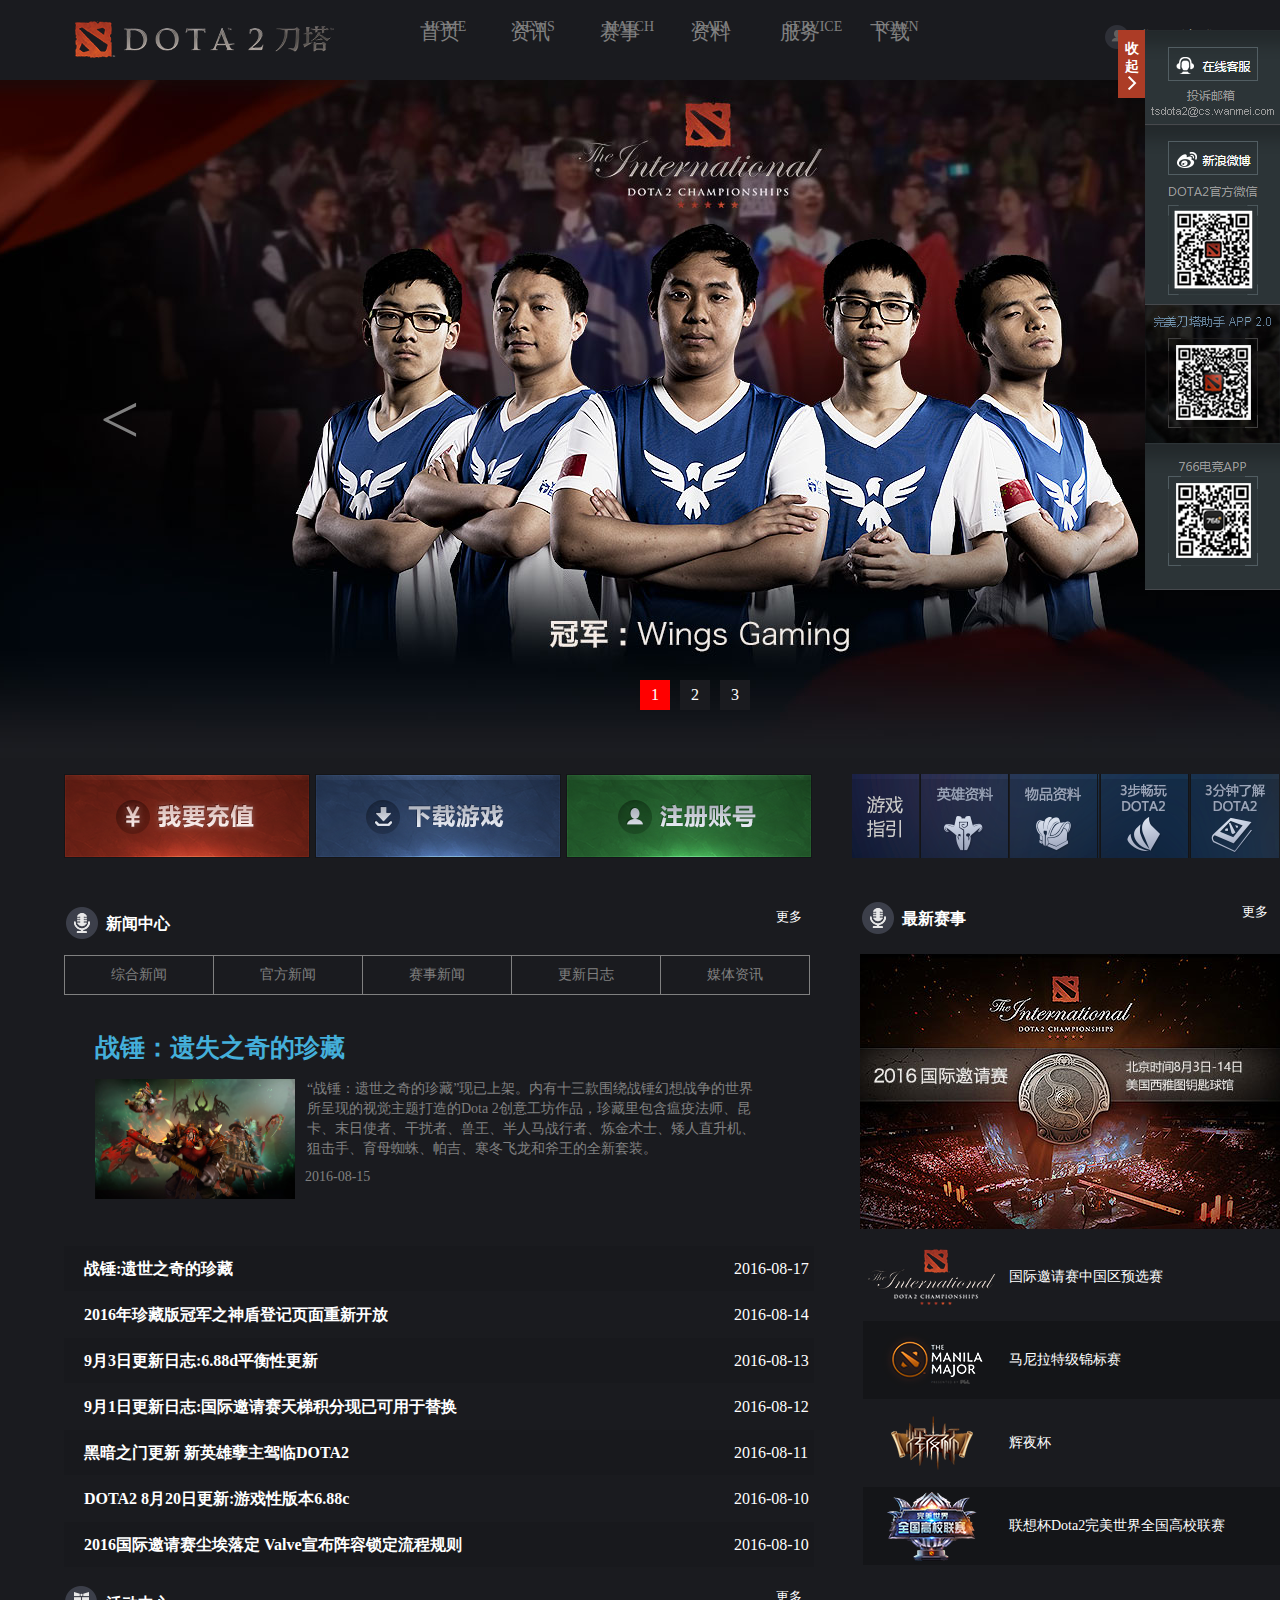
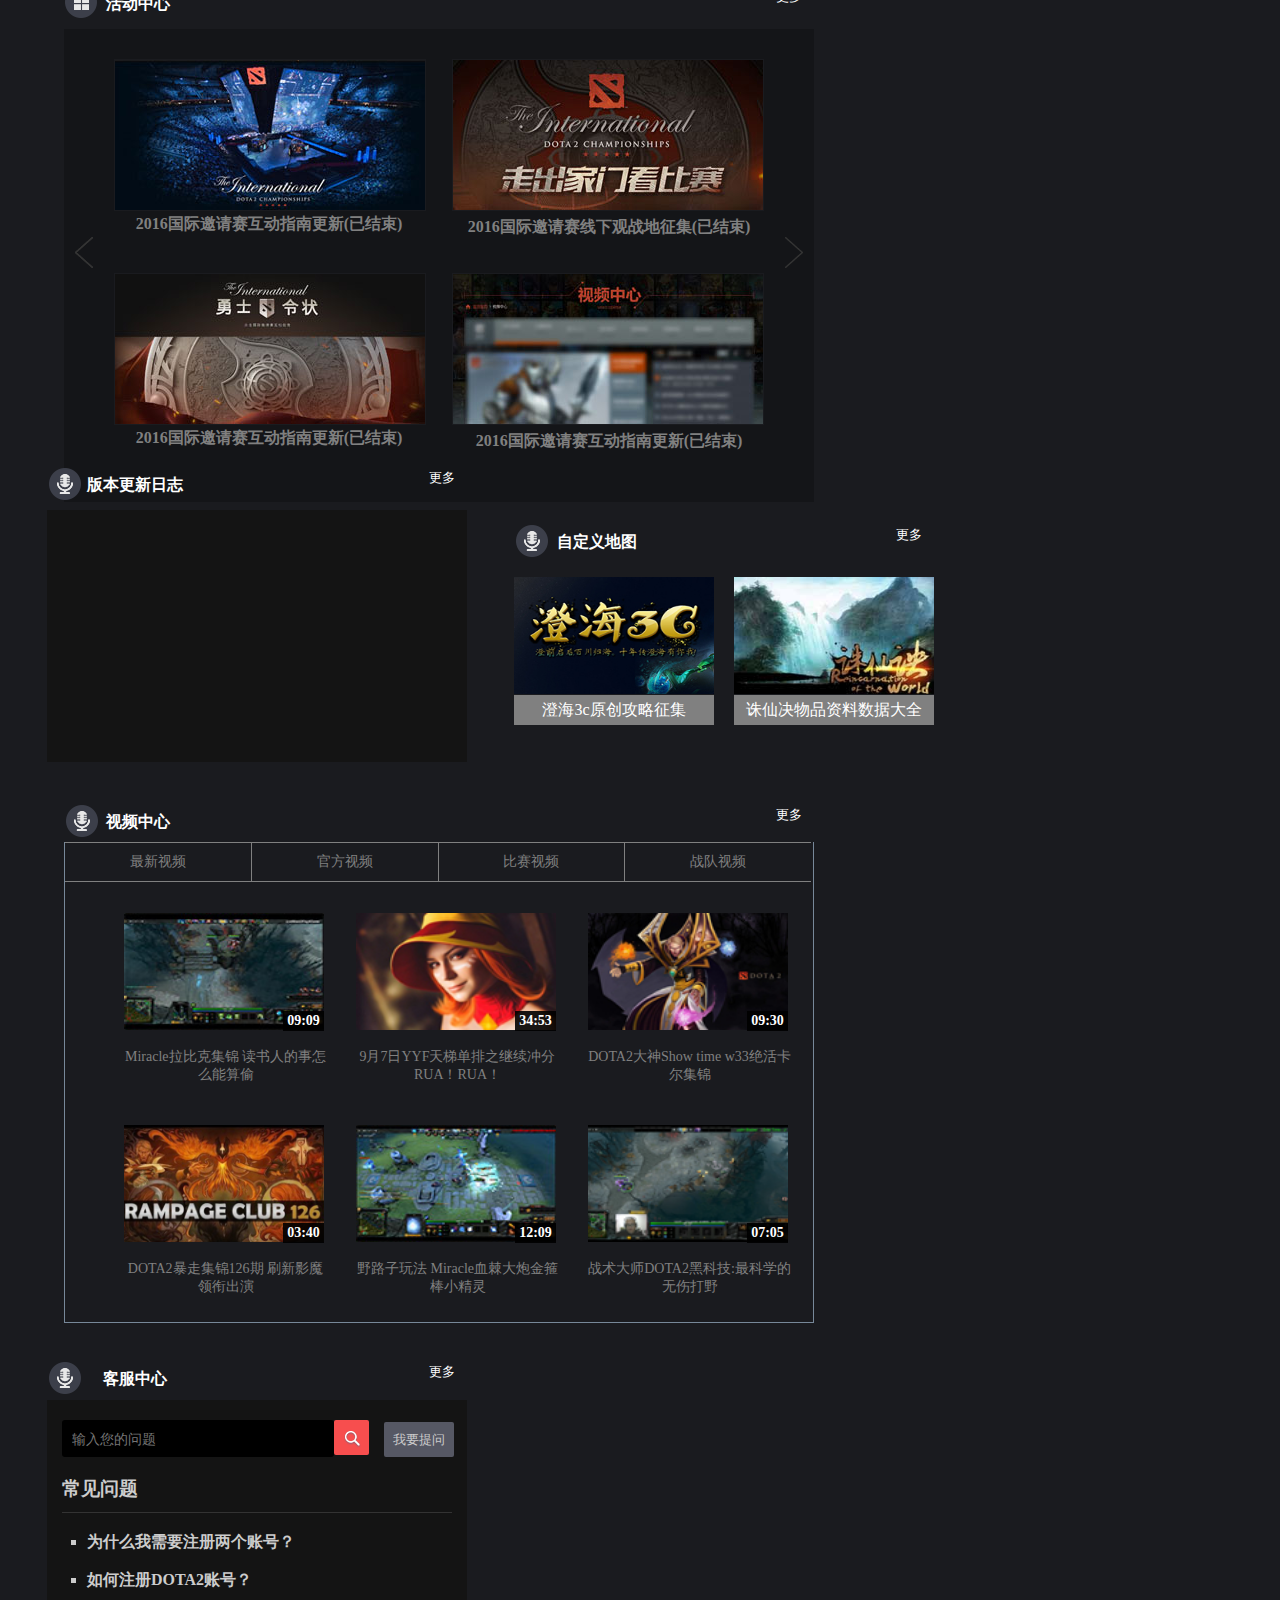
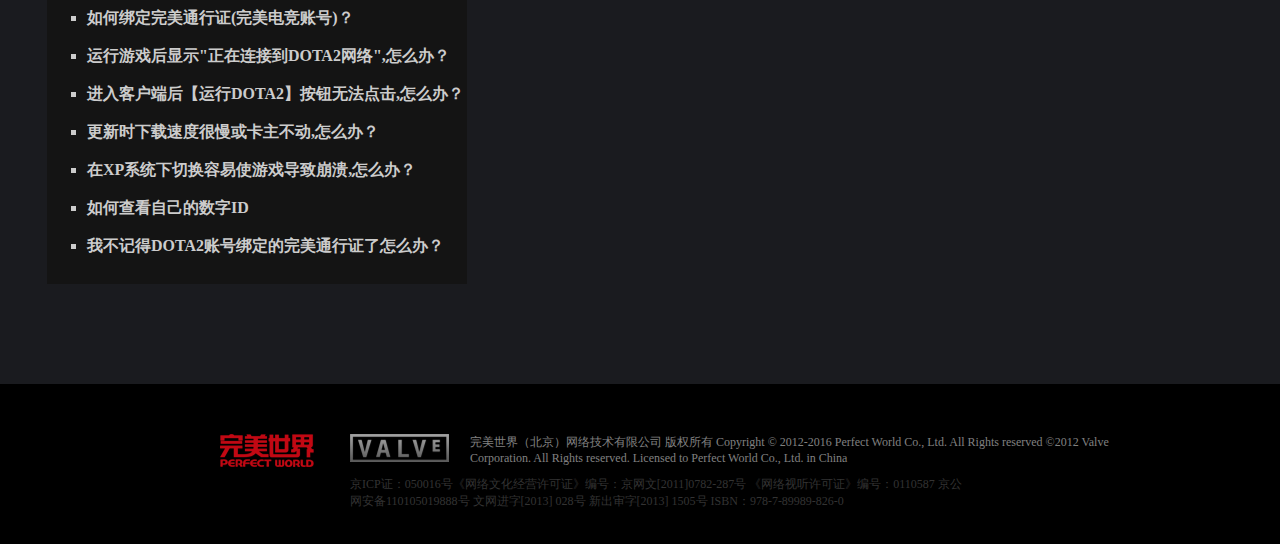
<file: index.html>
﻿<!DOCTYPE html>
<html lang="en">
<head>
    <meta charset="UTF-8">
    <title></title>
    <link rel="stylesheet" type="text/css" href="css/login.css"/>
    <script src="js/jquery-3.1.0.min%20(1).js"></script>
    <script src="js/myWeb.js"></script>
</head>
<body>
<header>
    <div class="title">
        <a href="#" class="logo"></a>

        <ul class="ul" id="ul1">
            <li class="li"><a href="">首页
                <span>HOME</span>
            </a>

                    <ul>
                        <li>品牌站</li>
                        <li>个人中心</li>
                        <li>神秘商店</li>
                    </ul>


            </li>
            <li class="li"><a href="">资讯
                <span>NEWS</span>
            </a>

                    <ul>
                        <li>官方新闻</li>
                        <li>赛事新闻</li>
                        <li>更新日志</li>
                        <li>游戏攻略</li>
                    </ul>

            </li>
            <li class="li"><a href="">赛事
                <span>MATCH</span>
            </a>

                    <ul>
                        <li>赛事中心</li>
                        <li>活动中心</li>
                    </ul>

            </li>
            <li class="li"><a href="">资料
                <span>DATA</span>
            </a>

                    <ul>
                        <li>英雄资料</li>
                        <li>物品资料</li>
                        <li>视频中心</li>
                        <li>自定义地图</li>
                        <li>新手引导</li>
                    </ul>

            </li>
            <li class="li"><a href="">服务
                <span>SERVICE</span>
            </a>

                    <ul>
                        <li>客服中心</li>
                        <li>官方论坛</li>
                        <li>新浪微博</li>
                    </ul>

            </li>
            <li class="li"><a href="">下载
                <span>DOWN</span>
            </a>

                    <ul>
                        <li>游戏下载</li>
                        <li>刀塔助手</li>
                        <li>精美壁纸</li>
                        <li>官方漫画</li>
                    </ul>

            </li>
        </ul>


        <i></i>
        <div class="title_login">您好，请 <a href="#">登录</a></div>
    </div>
</header>

<content>
    <div id="lunbo_show">
        <div id="lunbo_inner">
            <img src="../img/57aec5430aa615907b92664a60d883611471512877.jpg" alt=""/>
            <img src="../img/b28e77c02f463d5b90437412066de4b21472017403.jpg" alt=""/>
            <img src="../img/fec50e28f71acc076fa894cf20fd3a7c1473301163.jpg" alt=""/>
        </div>
        <div id="lunbo_span">
            <span class="select">1</span>
            <span>2</span>
            <span>3</span>
        </div>
        <div  id="lunbo_left"> <span> < </span></div>
        <div  id="lunbo_right"><span> > </span></div>
    </div>


    <div class="nav">
        <ul class="nav_ul1">
            <li class="nav_li1"></li>
            <li class="nav_li2"></li>
            <li class="nav_li3"></li>

        </ul>
        <ul class="nav_ul2">
            <li class="nav_li4"></li>
            <li class="nav_li5"></li>
            <li class="nav_li6"></li>
            <li class="nav_li7"></li>
            <li class="nav_li8"></li>

        </ul>

    </div>

    <div class="left_news">
        <i class="i1"></i>
        <span>新闻中心</span>
        <div class="left_news_right">
            <a href="">更多</a>
            <i class="i2"> </i>
        </div>
    </div>
    <div class="left_news_main">
        <ul class="left_news_ul">
            <li class="li li2">综合新闻</li>
            <li class="li li1">官方新闻</li>
            <li class="li li1">赛事新闻</li>
            <li class="li li1">更新日志</li>
            <li class="li li1" id="last_li">媒体资讯</li>
        </ul>
        <div class="left_news_hidden">
            <a href="" class="left_news_a">
                <h3>战锤：遗失之奇的珍藏</h3>
                <img src="../img/623b32427bcfe1fffbe9728d5a51de061472888970.jpg" alt=""/>

                <p>“战锤：遗世之奇的珍藏”现已上架。内有十三款围绕战锤幻想战争的世界所呈现的视觉主题打造的Dota 2创意工坊作品，珍藏里包含瘟疫法师、昆卡、末日使者、干扰者、兽王、半人马战行者、炼金术士、矮人直升机、狙击手、育母蜘蛛、帕吉、寒冬飞龙和斧王的全新套装。</p>
                <span>2016-08-15</span>
            </a>
            <div class="left_news_list">
                <a href="" class="left_news_a1"><p class="p1">战锤:遗世之奇的珍藏</p><span>2016-08-17</span></a>
                <a href="" class="left_news_a1"><p>2016年珍藏版冠军之神盾登记页面重新开放</p><span>2016-08-14</span></a>
                <a href="" class="left_news_a1"><p>9月3日更新日志:6.88d平衡性更新</p><span>2016-08-13</span></a>
                <a href="" class="left_news_a1"><p>9月1日更新日志:国际邀请赛天梯积分现已可用于替换</p><span>2016-08-12</span></a>
                <a href="" class="left_news_a1"><p>黑暗之门更新 新英雄孽主驾临DOTA2</p><span>2016-08-11</span></a>
                <a href="" class="left_news_a1"><p>DOTA2 8月20日更新:游戏性版本6.88c</p><span>2016-08-10</span></a>
                <a href="" class="left_news_a1"><p>2016国际邀请赛尘埃落定 Valve宣布阵容锁定流程规则</p><span>2016-08-10</span></a>
            </div>
        </div>
        <div class="left_news_hidden">
            <a href="" class="left_news_a">
                <h3>战锤：遗失之奇的珍藏</h3>
                <img src="../img/623b32427bcfe1fffbe9728d5a51de061472888970.jpg" alt=""/>

                <p>“战锤：遗世之奇的珍藏”现已上架。内有十三款围绕战锤幻想战争的世界所呈现的视觉主题打造的Dota 2创意工坊作品，珍藏里包含瘟疫法师、昆卡、末日使者、干扰者、兽王、半人马战行者、炼金术士、矮人直升机、狙击手、育母蜘蛛、帕吉、寒冬飞龙和斧王的全新套装。</p>
                <span>2016-08-15</span>
            </a>
            <div class="left_news_list">
                <a href="" class="left_news_a1"><p class="p1">战锤:遗世之奇的珍藏</p><span>2016-08-17</span></a>
                <a href="" class="left_news_a1"><p>2016年珍藏版冠军之神盾登记页面重新开放</p><span>2016-08-14</span></a>
                <a href="" class="left_news_a1"><p>黑暗之门更新 新英雄孽主驾临DOTA2</p><span>2016-08-13</span></a>
                <a href="" class="left_news_a1"><p>2016国际邀请赛尘埃落定 Valve宣布阵容锁定流程规则</p><span>2016-08-12</span></a>
                <a href="" class="left_news_a1"><p>WINGS荣获2016年国际邀请赛冠军 队员名字将刻在冠军盾上</p><span>2016-08-11</span></a>
                <a href="" class="left_news_a1"><p>WINGS获2016年国际邀请赛冠军 奥运赛场外再飘五星红旗</p><span>2016-08-10</span></a>
                <a href="" class="left_news_a1"><p>DOTA2齐天大圣中文预告片</p><span>2016-08-10</span></a>
            </div>
        </div>
        <div class="left_news_hidden">
            <a href="" class="left_news_a">
                <h3>央视播报DOTA2中国战队WINGS夺冠 高度评价电竞领域及发展</h3>
                <img src="../img/0ab11179aae4bf2188db46965e0a0dde1471253929.jpg" alt=""/>

                <p>在昨天结束的DOTA2-2016国际邀请赛总决赛上，来自中国的Wings战队以3-1的战绩击败DC战队获得了2016年国际邀请赛冠军的殊荣，这是中国在国际邀请赛的舞台上第三次夺得冠军（TI2冠军IG战队，TI4冠军Newbee战队）。</p>
                <span>2016-08-15</span>
            </a>
            <div class="left_news_list">
                <a href="" class="left_news_a1" ><p class="p1">WINGS荣获2016年国际邀请赛冠军 队员名字将刻在冠军盾上</p><span>2016-08-17</span></a>
                <a href="" class="left_news_a1"><p>WINGS获2016年国际邀请赛冠军 奥运赛场外再飘五星红旗</p><span>2016-08-14</span></a>
                <a href="" class="left_news_a1"><p>2016国际邀请赛胜者组决赛WINGS胜EG，决战日今夜凌晨开启</p><span>2016-08-13</span></a>
                <a href="" class="left_news_a1"><p>正赛第四日EHOME遭淘汰，欢乐全明星，深渊领主亮相</p><span>2016-08-12</span></a>
                <a href="" class="left_news_a1"><p>2016国际邀请赛8月11日赛况：Wings挺进前三，Newbee淘汰</p><span>2016-08-11</span></a>
                <a href="" class="left_news_a1"><p>2016国际邀请赛正赛第二日赛况：中国战队喜忧参半</p><span>2016-08-10</span></a>
                <a href="" class="left_news_a1"><p>2016国际邀请赛正赛第三日预告</p><span>2016-08-10</span></a>
            </div>
        </div>
        <div class="left_news_hidden">
            <a href="" class="left_news_a">
                <h3>9月3日更新日志:6.88d平衡性更新</h3>
                <img src="../img/d611487cb8a09b5a44961fe7171f92941472888765.jpg" alt=""/>

                <p>9月3日更新日志:6.88d平衡性更新</p>
                <span>2016-08-15</span>
            </a>
            <div class="left_news_list">
                <a href="" class="left_news_a1" ><p class="p1">9月1日更新日志:国际邀请赛天梯积分现已可用于替换</p><span>2016-08-17</span></a>
                <a href="" class="left_news_a1"><p>DOTA2 8月20日更新:游戏性版本6.88c</p><span>2016-08-20</span></a>
                <a href="" class="left_news_a1"><p>7月27日更新日志:不朽宝藏三现已推出</p><span>2016-07-27</span></a>
                <a href="" class="left_news_a1"><p>7月17日更新日志:勇士联赛中国区时间调整</p><span>2016-07-17</span></a>
                <a href="" class="left_news_a1"><p>7月16日更新日志:勇士联赛现已开放</p><span>2016-07-16</span></a>
                <a href="" class="left_news_a1"><p>7月13日更新日志:6.88b平衡性更新</p><span>2016-08-10</span></a>
                <a href="" class="left_news_a1"><p>7月7日更新日志:修复拉比克的技能窃取相关问题</p><span>2016-08-10</span></a>
            </div>
        </div>
        <div class="left_news_hidden">
            <a href="" class="left_news_a">
                <h3>【178推荐】盘点DOTA各位置功能定义变迁史 三号位篇</h3>
                <img src="../img/57d205cfa4300feb0573e47eaaf1fce61473150316.jpg" alt=""/>

                <p>DOTA2这个游戏随着玩家对游戏理解的提高，已不是以前那个战术单一的游戏了。本文主要讲述DOTA2三号位英雄的变化趋势</p>
                <span>2016-08-15</span>
            </a>
            <div class="left_news_list">
                <a href="" class="left_news_a1" ><p class="p1">【178推荐】盘点DOTA各位置功能定义变迁史 五号位辅助篇</p><span>2016-08-17</span></a>
                <a href="" class="left_news_a1"><p>【178推荐】后Ti6时代的DOTA新版图之东南亚篇:黑暗森林</p><span>2016-08-14</span></a>
                <a href="" class="left_news_a1"><p>【178推荐】盘点DOTA各位置功能定义变迁史 四号位辅助篇</p><span>2016-08-13</span></a>
                <a href="" class="left_news_a1"><p>【178推荐】盘点DOTA各位置功能定义变迁史 三号位篇</p><span>2016-08-12</span></a>
                <a href="" class="left_news_a1"><p>【玩家赛事推荐】OMG入门攻略:什么技能强,什么模型好</p><span>2016-08-11</span></a>
                <a href="" class="left_news_a1"><p>【全球电竞网推荐】6.88路人上分英雄榜 五大上分必选英雄详解</p><span>2016-08-10</span></a>
                <a href="" class="left_news_a1"><p>【178推荐】新手进阶:DOTA2有什么你知道的小技巧之道具篇</p><span>2016-09-02</span></a>
            </div>
        </div>



    </div>

    <div class="right_match">
        <i class="i1"></i>
        <span>最新赛事</span>
        <div class="right_match_right">
            <a href="">更多</a>
            <i class="i2"> </i>
        </div>
    </div>
    <div class="right_match_main">
        <img src="../img/b7acc60411569798b9f0571477fd19281471512980.jpg" alt=""/>
        <a href=""><img src="../img/175a7bbfe3385bba7fe711d098cd0adf1471513033.png" alt=""/><span class="right_match_p1">国际邀请赛中国区预选赛</span></a>
        <a href=""><img src="../img/55b7f502d5a8a32185b52919a32519551471513086.png" alt=""/><span>马尼拉特级锦标赛</span></a>
        <a href=""><img src="../img/50ba5efbb49adcb37c85aa5b6d24530e1471513131.png" alt=""/><span>辉夜杯</span></a>
        <a href=""><img src="../img/77e450c8b5c185815814a0512c2933551471513181.png" alt=""/><span>联想杯Dota2完美世界全国高校联赛</span></a>

    </div>



        <div class="left_news">
            <i class="i1 i1_ii"></i>
            <span>活动中心</span>
            <div class="left_news_right">
                <a href="">更多</a>
                <i class="i2"> </i>
            </div>
        </div>

        <div class="active_main">
            <div class="active_lunbo">
            <div class="active_lunbo_first">
                <img src="../img/a2ff5e7393da781f06bf5df8321c859e1472716414.jpg" alt=""/>
                <p>2016国际邀请赛互动指南更新(已结束)</p>
                <img class="img" src="../img/77c049df2747709525b77a56d370e7fc1472716522.jpg" alt=""/>
                <p class="p2">2016国际邀请赛线下观战地征集(已结束)</p>
            </div>
            <div class="active_lunbo_first">
                <img src="../img/708919740898f8f603d0b8af01b9292f1472716666.jpg" alt=""/>
                <p>2016国际邀请赛互动指南更新(已结束)</p>

                <img class="img" src="../img/e583ba521743986c5dc995aaad5751b21472716754.jpg" alt=""/>
                <p class="p2">2016国际邀请赛互动指南更新(已结束)</p>

            </div>
            <i class="active_lunbo_i1"></i>
            <i class="active_lunbo_i2   "></i>

        </div>
             <!--<div class="active_lunbo">-->
                <!--<div class="active_lunbo_first">-->
                    <!--<img src="../img/a2ff5e7393da781f06bf5df8321c859e1472716414.jpg" alt=""/>-->
                    <!--<p>2016国际邀请赛互动指南更新(已结束)</p>-->
                    <!--<img class="img" src="../img/77c049df2747709525b77a56d370e7fc1472716522.jpg" alt=""/>-->
                    <!--<p class="p2">2016国际邀请赛线下观战地征集(已结束)</p>-->
                <!--</div>-->
                <!--<div class="active_lunbo_first">-->
                    <!--<img src="../img/708919740898f8f603d0b8af01b9292f1472716666.jpg" alt=""/>-->
                    <!--<p>2016国际邀请赛互动指南更新(已结束)</p>-->

                    <!--<img class="img" src="../img/e583ba521743986c5dc995aaad5751b21472716754.jpg" alt=""/>-->
                    <!--<p class="p2">2016国际邀请赛互动指南更新(已结束)</p>-->

                <!--</div>-->
                <!--<i class="active_lunbo_i1"></i>-->
                <!--<i class="active_lunbo_i2   "></i>-->

            <!--</div>-->
            <i></i>
            <i></i>
    </div>
    <div class="right_daily">
        <div class="right_daily_title">
            <i class="i1"></i>
            <span>版本更新日志</span>
            <div class="right_daily_right">
                <a href="">更多</a>
                <i class="i2"> </i>
            </div>
        </div>
        <div class="right_daily_main"></div>
    </div>

    <div class="right_map">
        <div class="right_map_title">
            <i class="i1"></i>
            <span>自定义地图</span>
            <div class="right_map_right">
                <a href="">更多</a>
                <i class="i2"> </i>
            </div>
        </div>
        <ul>
            <li>
                <img src="../img/01dfbc5d1045d0a879ea2296eb6bf3201472545529.jpg" alt=""/>
                <p>澄海3c原创攻略征集</p>
            </li>
            <li class="right_map_li">
                <img src="../img/ac96040fda6af8643d1a9375e621c71c1472023001.jpg" alt=""/>
                <p>诛仙决物品资料数据大全</p>
            </li>
        </ul>

    </div>

    <div class="left_vedio">
        <div class="left_vedio_title">
            <i class="i1"></i>
            <span>视频中心</span>
            <div class="left_vedio_right">
                <a href="">更多</a>
                <i class="i2"> </i>
            </div>
        </div>
        <div class="left_vedio_main">
            <ul class="ul1">
                <li class="li li2" id="last_li1">最新视频</li>
                <li class="li li1">官方视频</li>
                <li class="li li1">比赛视频</li>
                <li class="li li1">战队视频</li>
            </ul>
            <div class="left_vedio_main_ul">
                <ul>
                    <li>
                        <img src="../img/267320625902.jpg" alt=""/> <span>09:09</span><i></i>
                        <p>Miracle拉比克集锦 读书人的事怎么能算偷</p>
                    </li>
                    <li>
                        <img src="../img/267387918010.jpg" alt=""/> <span>34:53</span><i></i>
                        <p>9月7日YYF天梯单排之继续冲分RUA！RUA！</p>
                    </li>
                    <li>
                        <img src="../img/267389001024.jpg" alt=""/> <span>09:30</span><i></i>
                        <p>DOTA2大神Show time w33绝活卡尔集锦</p>
                    </li>
                    <li>
                        <img src="../img/267314517196.jpg" alt=""/> <span>03:40</span><i></i>
                        <p>DOTA2暴走集锦126期 刷新影魔领衔出演</p>
                    </li>
                    <li>
                        <img src="../img/267313852139.jpg" alt=""/> <span>12:09</span><i></i>
                        <p>野路子玩法 Miracle血棘大炮金箍棒小精灵</p>
                    </li>
                    <li>
                        <img src="../img/267312678950.png" alt=""/> <span>07:05</span><i></i>
                        <p>战术大师DOTA2黑科技:最科学的无伤打野</p>
                    </li>
                </ul>
            </div>
            <div class="left_vedio_main_ul">
                <ul>
                    <li>
                        <img src="../img/267671838491.jpg" alt=""/> <span>09:09</span><i></i>
                        <p>Miracle拉比克集锦 读书人的事怎么算偷</p>
                    </li>
                    <li>
                        <img src="../img/267657823168.png" alt=""/> <span>34:53</span><i></i>
                        <p>9月7日YYF天梯单排之继续冲分RUA！RUA！</p>
                    </li>
                    <li>
                        <img src="../img/267736681522.jpg" alt=""/> <span>09:30</span><i></i>
                        <p>DOTA2大神Show time w33绝活卡尔集锦</p>
                    </li>
                    <li>
                        <img src="../img/267735764768.jpg" alt=""/> <span>03:40</span><i></i>
                        <p>DOTA2暴走集锦126期 刷新影魔领衔出演</p>
                    </li>
                    <li>
                        <img src="../img/267743401312.png" alt=""/> <span>12:09</span><i></i>
                        <p>野路子玩法 Miracle血棘大炮金箍棒小精灵</p>
                    </li>
                    <li>
                        <img src="../img/267743177284.png" alt=""/> <span>07:05</span><i></i>
                        <p>战术大师DOTA2黑科技:最科学的无伤打野</p>
                    </li>
                </ul>
            </div>
            <div class="left_vedio_main_ul">
                <ul>
                    <li>
                        <img src="../img/267656717479.jpg" alt=""/> <span>09:09</span><i></i>
                        <p>Miracle拉比克集锦 读书人的事怎么算偷</p>
                    </li>
                    <li>
                        <img src="../img/267740664046.jpg" alt=""/> <span>34:53</span><i></i>
                        <p>9月7日YYF天梯单排之继续冲分RUA！RUA！</p>
                    </li>
                    <li>
                        <img src="../img/265172269301.jpg" alt=""/> <span>09:30</span><i></i>
                        <p>DOTA2大神Show time w33绝活卡尔集锦</p>
                    </li>
                    <li>
                        <img src="../img/265154277080.jpg" alt=""/> <span>03:40</span><i></i>
                        <p>DOTA2暴走集锦126期 刷新影魔领衔出演</p>
                    </li>
                    <li>
                        <img src="../img/265022001111.jpg" alt=""/> <span>12:09</span><i></i>
                        <p>野路子玩法 Miracle血棘大炮金箍棒小精灵</p>
                    </li>
                    <li>
                        <img src="../img/265106341477.jpg" alt=""/> <span>07:05</span><i></i>
                        <p>战术大师DOTA2黑科技:最科学的无伤打野</p>
                    </li>
                </ul>
            </div>
            <div class="left_vedio_main_ul">
                <ul>
                    <li>
                        <img src="../img/266119062024.png" alt=""/> <span>09:09</span><i></i>
                        <p>Miracle拉比克集锦 读书人的事怎么算偷</p>
                    </li>
                    <li>
                        <img src="../img/267743401312.png" alt=""/> <span>34:53</span><i></i>
                        <p>9月7日YYF天梯单排之继续冲分RUA！RUA！</p>
                    </li>
                    <li>
                        <img src="../img/267389001024.jpg" alt=""/> <span>09:30</span><i></i>
                        <p>DOTA2大神Show time w33绝活卡尔集锦</p>
                    </li>
                    <li>
                        <img src="../img/267314517196.jpg" alt=""/> <span>03:40</span><i></i>
                        <p>DOTA2暴走集锦126期 刷新影魔领衔出演</p>
                    </li>
                    <li>
                        <img src="../img/265106341477.jpg" alt=""/> <span>12:09</span><i></i>
                        <p>野路子玩法 Miracle血棘大炮金箍棒小精灵</p>
                    </li>
                    <li>
                        <img src="../img/267312678950.png" alt=""/> <span>07:05</span><i></i>
                        <p>战术大师DOTA2黑科技:最科学的无伤打野</p>
                    </li>
                </ul>
            </div>

        </div>
    </div>

    <div class="right_service">
        <div class="right_service_title">
            <i class="i1"></i>
            <span>客服中心</span>
            <div class="right_service_right">
                <a href="">更多</a>
                <i class="i2"> </i>
            </div>
        </div>

        <div class="right_service_main">
            <input type="text"  placeholder="输入您的问题"/><i></i><input type="button" value="我要提问"/>

            <h3>常见问题</h3>
            <ul>
                <li><p>为什么我需要注册两个账号？</p></li>
                <li><p>如何注册DOTA2账号？</p></li>
                <li><p>如何绑定完美通行证(完美电竞账号)？</p></li>
                <li><p>运行游戏后显示"正在连接到DOTA2网络",怎么办？</p></li>
                <li><p>进入客户端后【运行DOTA2】按钮无法点击,怎么办？</p></li>
                <li><p>更新时下载速度很慢或卡主不动,怎么办？</p></li>
                <li><p>在XP系统下切换容易使游戏导致崩溃,怎么办？</p></li>
                <li><p>如何查看自己的数字ID</p></li>
                <li><p>我不记得DOTA2账号绑定的完美通行证了怎么办？</p></li>
            </ul>

        </div>
    </div>

</div>


</content>

<div class="bottom">
    <a href="#" class="bottom_a1"><img src="../img/logo-wanmei.png" alt=""/></a>
    <a href="#" class="bottom_a2"><img src="../img/logo-valve.png" alt=""/></a>
    <dd>完美世界（北京）网络技术有限公司 版权所有 Copyright © 2012-2016 Perfect World Co., Ltd. All Rights reserved
        ©2012 Valve Corporation. All Rights reserved. Licensed to Perfect World Co., Ltd. in China</dd>

    <p>京ICP证：050016号《网络文化经营许可证》编号：京网文[2011]0782-287号 《网络视听许可证》编号：0110587
        京公网安备110105019888号 文网进字[2013] 028号 新出审字[2013] 1505号 ISBN：978-7-89989-826-0</p>
</div>



    <a  class="switch"><span>收起</span><i></i></a>
    <div class="right_body"></div>



<div class="login_body">
    <h3>完美通行证登录</h3>
    <a href="#">关闭  <span>/\</span></a>

    <div></div>

</div>



</body>
</html>
</file>
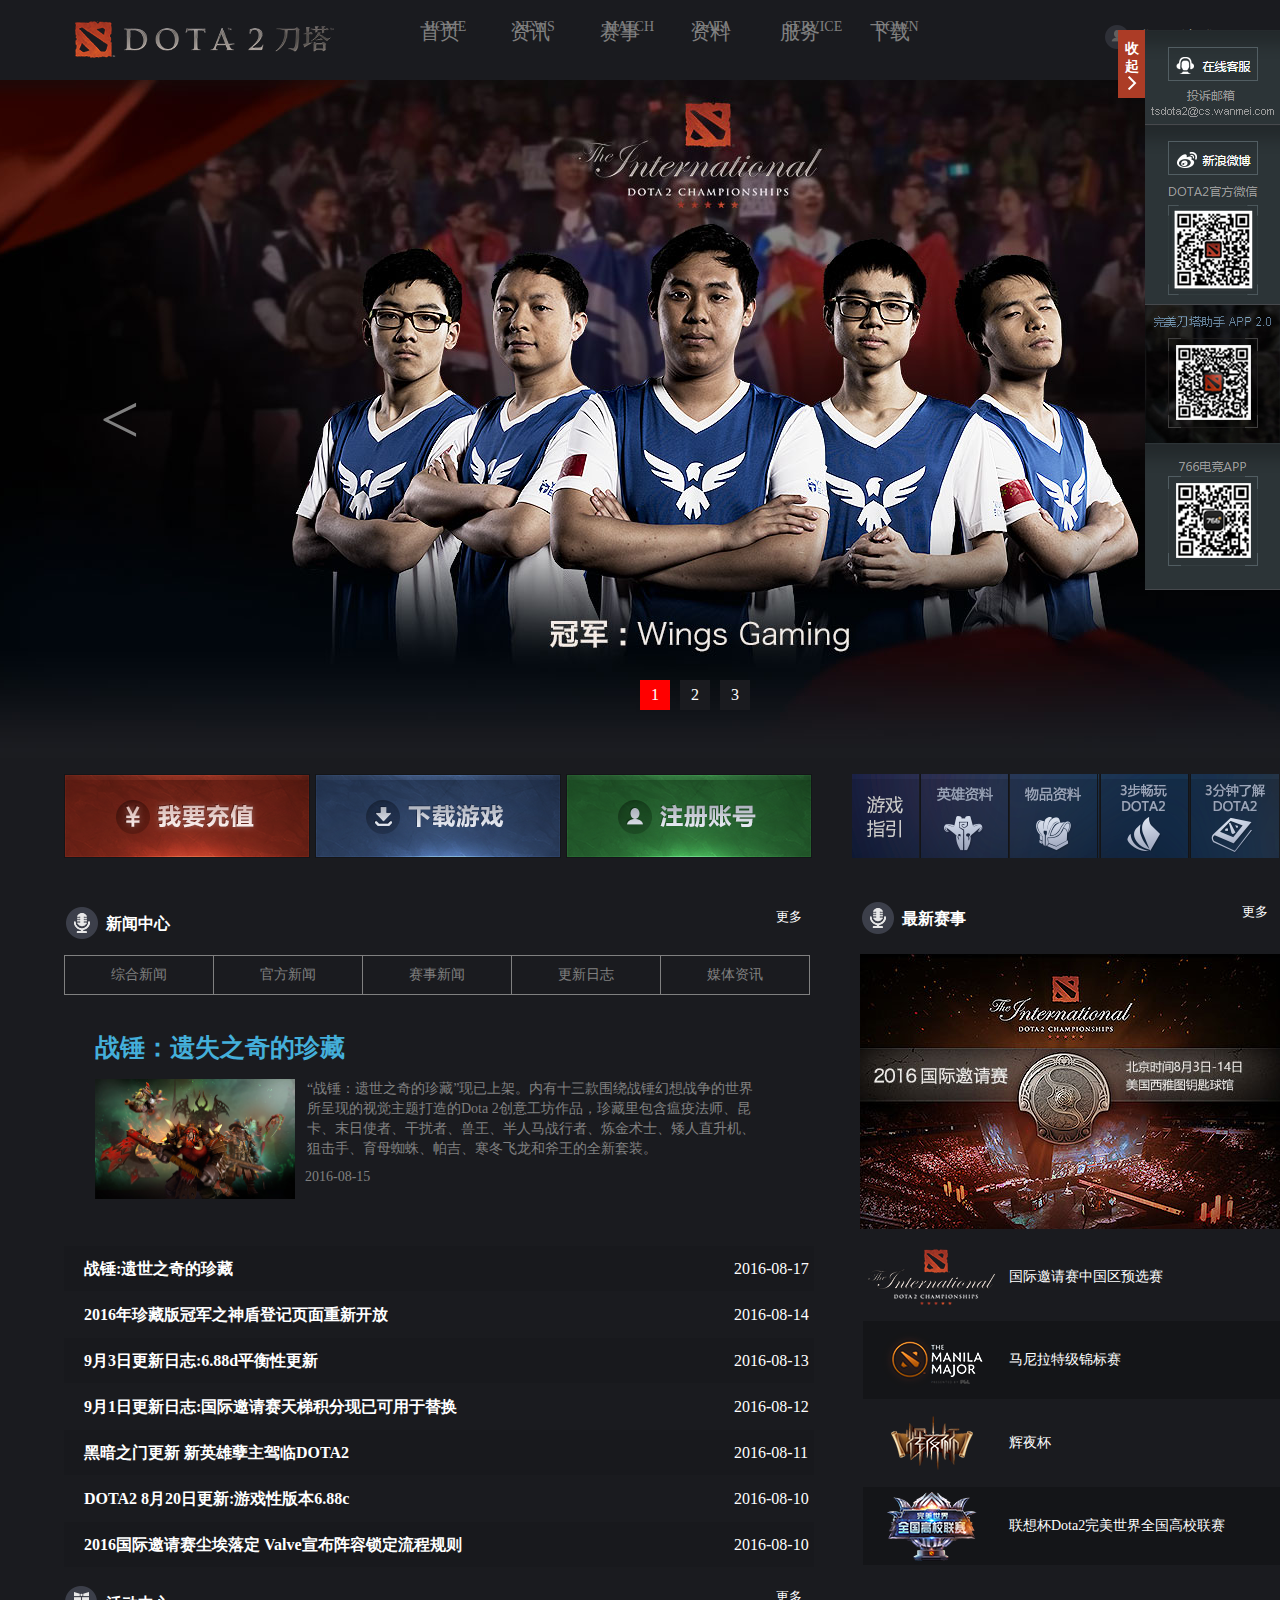
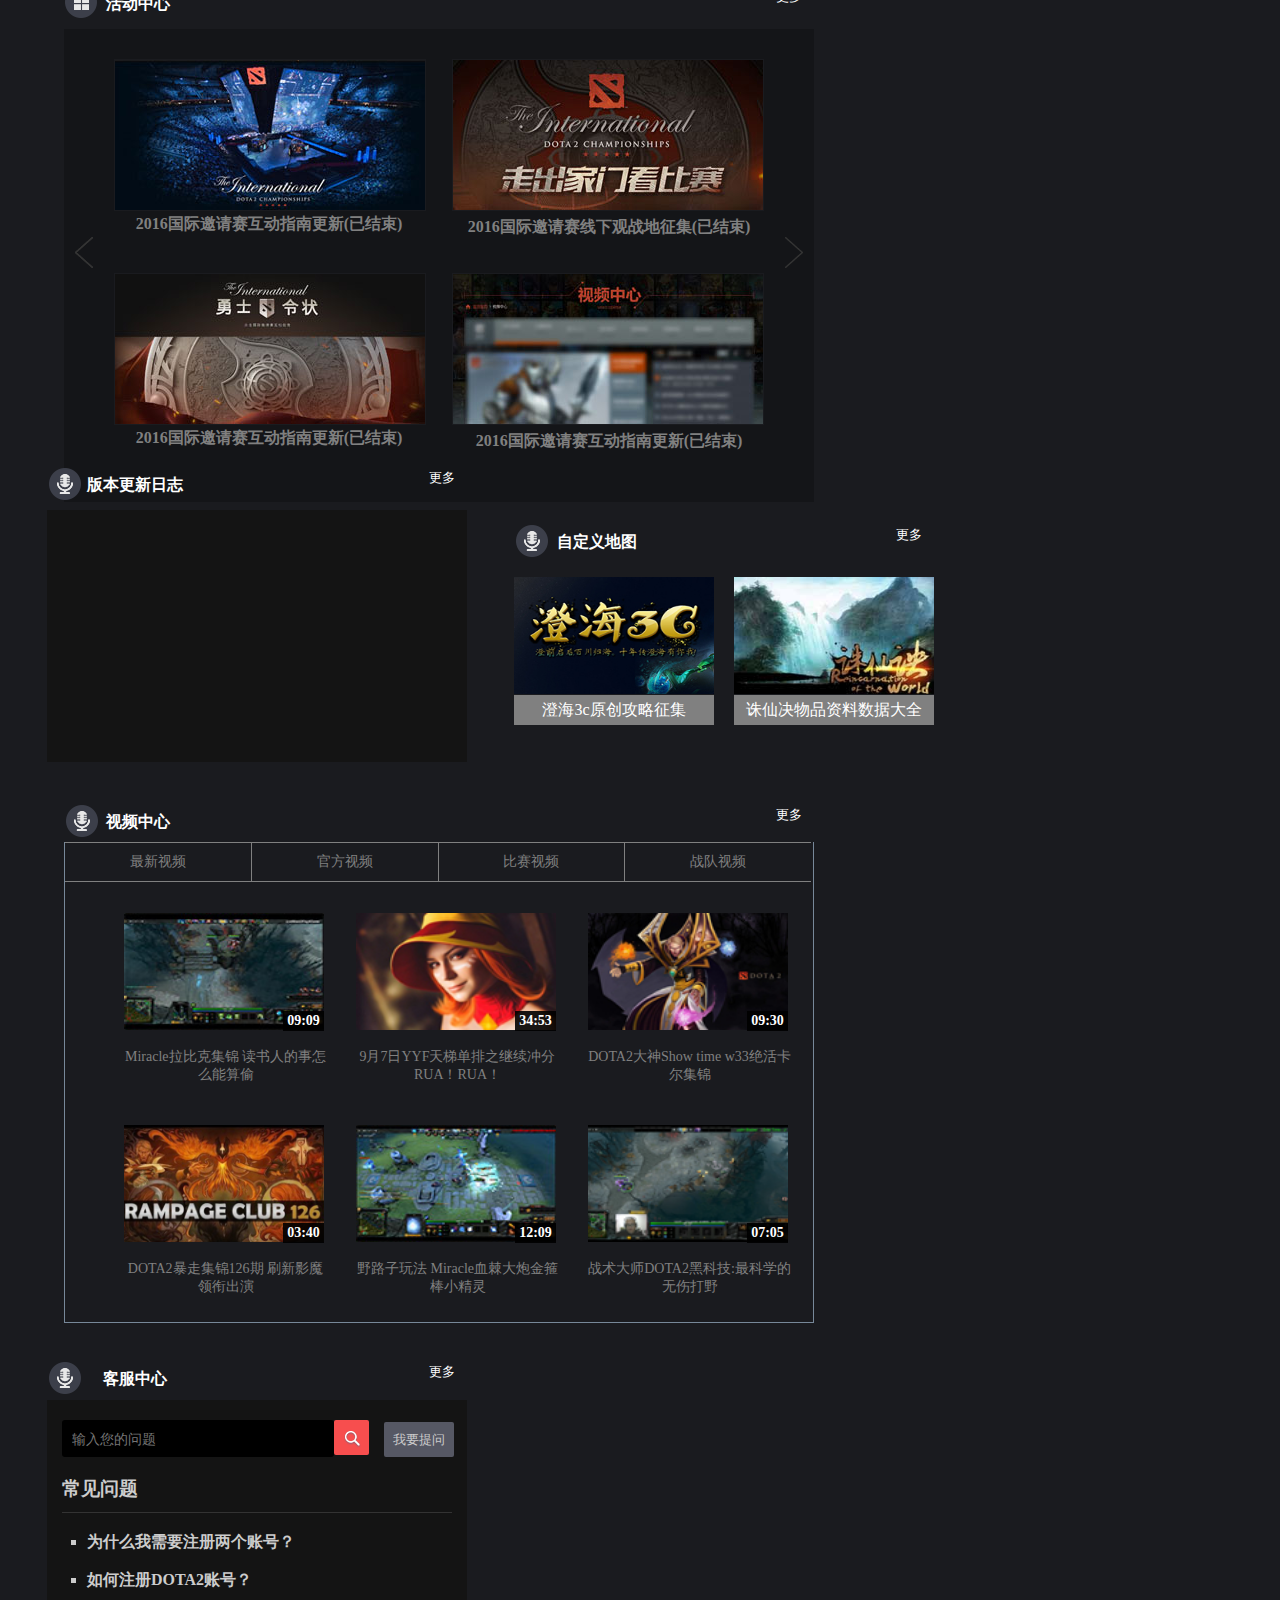
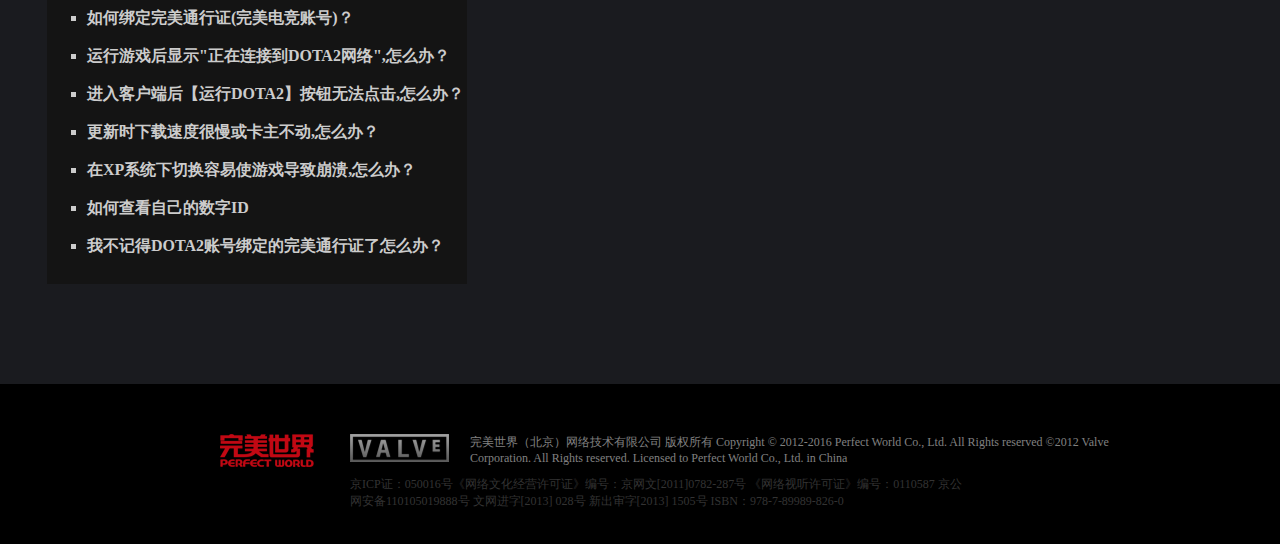
<file: My Web/index.html>
<!DOCTYPE html>
<html lang="en">
<head>
    <meta charset="UTF-8">
    <title></title>
    <link rel="stylesheet" type="text/css" href="../css/login.css"/>
    <script src="js/jquery-3.1.0.min%20(1).js"></script>
    <script src="../js/myWeb.js"></script>
</head>
<body>
<header>
    <div class="title">
        <a href="#" class="logo"></a>

        <ul class="ul" id="ul1">
            <li class="li"><a href="">首页
                <span>HOME</span>
            </a>

                    <ul>
                        <li>品牌站</li>
                        <li>个人中心</li>
                        <li>神秘商店</li>
                    </ul>


            </li>
            <li class="li"><a href="">资讯
                <span>NEWS</span>
            </a>

                    <ul>
                        <li>官方新闻</li>
                        <li>赛事新闻</li>
                        <li>更新日志</li>
                        <li>游戏攻略</li>
                    </ul>

            </li>
            <li class="li"><a href="">赛事
                <span>MATCH</span>
            </a>

                    <ul>
                        <li>赛事中心</li>
                        <li>活动中心</li>
                    </ul>

            </li>
            <li class="li"><a href="">资料
                <span>DATA</span>
            </a>

                    <ul>
                        <li>英雄资料</li>
                        <li>物品资料</li>
                        <li>视频中心</li>
                        <li>自定义地图</li>
                        <li>新手引导</li>
                    </ul>

            </li>
            <li class="li"><a href="">服务
                <span>SERVICE</span>
            </a>

                    <ul>
                        <li>客服中心</li>
                        <li>官方论坛</li>
                        <li>新浪微博</li>
                    </ul>

            </li>
            <li class="li"><a href="">下载
                <span>DOWN</span>
            </a>

                    <ul>
                        <li>游戏下载</li>
                        <li>刀塔助手</li>
                        <li>精美壁纸</li>
                        <li>官方漫画</li>
                    </ul>

            </li>
        </ul>


        <i></i>
        <div class="title_login">您好，请 <a href="#">登录</a></div>
    </div>
</header>

<content>
    <div id="lunbo_show">
        <div id="lunbo_inner">
            <img src="../img/57aec5430aa615907b92664a60d883611471512877.jpg" alt=""/>
            <img src="../img/b28e77c02f463d5b90437412066de4b21472017403.jpg" alt=""/>
            <img src="../img/fec50e28f71acc076fa894cf20fd3a7c1473301163.jpg" alt=""/>
        </div>
        <div id="lunbo_span">
            <span class="select">1</span>
            <span>2</span>
            <span>3</span>
        </div>
        <div  id="lunbo_left"> <span> < </span></div>
        <div  id="lunbo_right"><span> > </span></div>
    </div>


    <div class="nav">
        <ul class="nav_ul1">
            <li class="nav_li1"></li>
            <li class="nav_li2"></li>
            <li class="nav_li3"></li>

        </ul>
        <ul class="nav_ul2">
            <li class="nav_li4"></li>
            <li class="nav_li5"></li>
            <li class="nav_li6"></li>
            <li class="nav_li7"></li>
            <li class="nav_li8"></li>

        </ul>

    </div>

    <div class="left_news">
        <i class="i1"></i>
        <span>新闻中心</span>
        <div class="left_news_right">
            <a href="">更多</a>
            <i class="i2"> </i>
        </div>
    </div>
    <div class="left_news_main">
        <ul class="left_news_ul">
            <li class="li li2">综合新闻</li>
            <li class="li li1">官方新闻</li>
            <li class="li li1">赛事新闻</li>
            <li class="li li1">更新日志</li>
            <li class="li li1" id="last_li">媒体资讯</li>
        </ul>
        <div class="left_news_hidden">
            <a href="" class="left_news_a">
                <h3>战锤：遗失之奇的珍藏</h3>
                <img src="../img/623b32427bcfe1fffbe9728d5a51de061472888970.jpg" alt=""/>

                <p>“战锤：遗世之奇的珍藏”现已上架。内有十三款围绕战锤幻想战争的世界所呈现的视觉主题打造的Dota 2创意工坊作品，珍藏里包含瘟疫法师、昆卡、末日使者、干扰者、兽王、半人马战行者、炼金术士、矮人直升机、狙击手、育母蜘蛛、帕吉、寒冬飞龙和斧王的全新套装。</p>
                <span>2016-08-15</span>
            </a>
            <div class="left_news_list">
                <a href="" class="left_news_a1"><p class="p1">战锤:遗世之奇的珍藏</p><span>2016-08-17</span></a>
                <a href="" class="left_news_a1"><p>2016年珍藏版冠军之神盾登记页面重新开放</p><span>2016-08-14</span></a>
                <a href="" class="left_news_a1"><p>9月3日更新日志:6.88d平衡性更新</p><span>2016-08-13</span></a>
                <a href="" class="left_news_a1"><p>9月1日更新日志:国际邀请赛天梯积分现已可用于替换</p><span>2016-08-12</span></a>
                <a href="" class="left_news_a1"><p>黑暗之门更新 新英雄孽主驾临DOTA2</p><span>2016-08-11</span></a>
                <a href="" class="left_news_a1"><p>DOTA2 8月20日更新:游戏性版本6.88c</p><span>2016-08-10</span></a>
                <a href="" class="left_news_a1"><p>2016国际邀请赛尘埃落定 Valve宣布阵容锁定流程规则</p><span>2016-08-10</span></a>
            </div>
        </div>
        <div class="left_news_hidden">
            <a href="" class="left_news_a">
                <h3>战锤：遗失之奇的珍藏</h3>
                <img src="../img/623b32427bcfe1fffbe9728d5a51de061472888970.jpg" alt=""/>

                <p>“战锤：遗世之奇的珍藏”现已上架。内有十三款围绕战锤幻想战争的世界所呈现的视觉主题打造的Dota 2创意工坊作品，珍藏里包含瘟疫法师、昆卡、末日使者、干扰者、兽王、半人马战行者、炼金术士、矮人直升机、狙击手、育母蜘蛛、帕吉、寒冬飞龙和斧王的全新套装。</p>
                <span>2016-08-15</span>
            </a>
            <div class="left_news_list">
                <a href="" class="left_news_a1"><p class="p1">战锤:遗世之奇的珍藏</p><span>2016-08-17</span></a>
                <a href="" class="left_news_a1"><p>2016年珍藏版冠军之神盾登记页面重新开放</p><span>2016-08-14</span></a>
                <a href="" class="left_news_a1"><p>黑暗之门更新 新英雄孽主驾临DOTA2</p><span>2016-08-13</span></a>
                <a href="" class="left_news_a1"><p>2016国际邀请赛尘埃落定 Valve宣布阵容锁定流程规则</p><span>2016-08-12</span></a>
                <a href="" class="left_news_a1"><p>WINGS荣获2016年国际邀请赛冠军 队员名字将刻在冠军盾上</p><span>2016-08-11</span></a>
                <a href="" class="left_news_a1"><p>WINGS获2016年国际邀请赛冠军 奥运赛场外再飘五星红旗</p><span>2016-08-10</span></a>
                <a href="" class="left_news_a1"><p>DOTA2齐天大圣中文预告片</p><span>2016-08-10</span></a>
            </div>
        </div>
        <div class="left_news_hidden">
            <a href="" class="left_news_a">
                <h3>央视播报DOTA2中国战队WINGS夺冠 高度评价电竞领域及发展</h3>
                <img src="../img/0ab11179aae4bf2188db46965e0a0dde1471253929.jpg" alt=""/>

                <p>在昨天结束的DOTA2-2016国际邀请赛总决赛上，来自中国的Wings战队以3-1的战绩击败DC战队获得了2016年国际邀请赛冠军的殊荣，这是中国在国际邀请赛的舞台上第三次夺得冠军（TI2冠军IG战队，TI4冠军Newbee战队）。</p>
                <span>2016-08-15</span>
            </a>
            <div class="left_news_list">
                <a href="" class="left_news_a1" ><p class="p1">WINGS荣获2016年国际邀请赛冠军 队员名字将刻在冠军盾上</p><span>2016-08-17</span></a>
                <a href="" class="left_news_a1"><p>WINGS获2016年国际邀请赛冠军 奥运赛场外再飘五星红旗</p><span>2016-08-14</span></a>
                <a href="" class="left_news_a1"><p>2016国际邀请赛胜者组决赛WINGS胜EG，决战日今夜凌晨开启</p><span>2016-08-13</span></a>
                <a href="" class="left_news_a1"><p>正赛第四日EHOME遭淘汰，欢乐全明星，深渊领主亮相</p><span>2016-08-12</span></a>
                <a href="" class="left_news_a1"><p>2016国际邀请赛8月11日赛况：Wings挺进前三，Newbee淘汰</p><span>2016-08-11</span></a>
                <a href="" class="left_news_a1"><p>2016国际邀请赛正赛第二日赛况：中国战队喜忧参半</p><span>2016-08-10</span></a>
                <a href="" class="left_news_a1"><p>2016国际邀请赛正赛第三日预告</p><span>2016-08-10</span></a>
            </div>
        </div>
        <div class="left_news_hidden">
            <a href="" class="left_news_a">
                <h3>9月3日更新日志:6.88d平衡性更新</h3>
                <img src="../img/d611487cb8a09b5a44961fe7171f92941472888765.jpg" alt=""/>

                <p>9月3日更新日志:6.88d平衡性更新</p>
                <span>2016-08-15</span>
            </a>
            <div class="left_news_list">
                <a href="" class="left_news_a1" ><p class="p1">9月1日更新日志:国际邀请赛天梯积分现已可用于替换</p><span>2016-08-17</span></a>
                <a href="" class="left_news_a1"><p>DOTA2 8月20日更新:游戏性版本6.88c</p><span>2016-08-20</span></a>
                <a href="" class="left_news_a1"><p>7月27日更新日志:不朽宝藏三现已推出</p><span>2016-07-27</span></a>
                <a href="" class="left_news_a1"><p>7月17日更新日志:勇士联赛中国区时间调整</p><span>2016-07-17</span></a>
                <a href="" class="left_news_a1"><p>7月16日更新日志:勇士联赛现已开放</p><span>2016-07-16</span></a>
                <a href="" class="left_news_a1"><p>7月13日更新日志:6.88b平衡性更新</p><span>2016-08-10</span></a>
                <a href="" class="left_news_a1"><p>7月7日更新日志:修复拉比克的技能窃取相关问题</p><span>2016-08-10</span></a>
            </div>
        </div>
        <div class="left_news_hidden">
            <a href="" class="left_news_a">
                <h3>【178推荐】盘点DOTA各位置功能定义变迁史 三号位篇</h3>
                <img src="../img/57d205cfa4300feb0573e47eaaf1fce61473150316.jpg" alt=""/>

                <p>DOTA2这个游戏随着玩家对游戏理解的提高，已不是以前那个战术单一的游戏了。本文主要讲述DOTA2三号位英雄的变化趋势</p>
                <span>2016-08-15</span>
            </a>
            <div class="left_news_list">
                <a href="" class="left_news_a1" ><p class="p1">【178推荐】盘点DOTA各位置功能定义变迁史 五号位辅助篇</p><span>2016-08-17</span></a>
                <a href="" class="left_news_a1"><p>【178推荐】后Ti6时代的DOTA新版图之东南亚篇:黑暗森林</p><span>2016-08-14</span></a>
                <a href="" class="left_news_a1"><p>【178推荐】盘点DOTA各位置功能定义变迁史 四号位辅助篇</p><span>2016-08-13</span></a>
                <a href="" class="left_news_a1"><p>【178推荐】盘点DOTA各位置功能定义变迁史 三号位篇</p><span>2016-08-12</span></a>
                <a href="" class="left_news_a1"><p>【玩家赛事推荐】OMG入门攻略:什么技能强,什么模型好</p><span>2016-08-11</span></a>
                <a href="" class="left_news_a1"><p>【全球电竞网推荐】6.88路人上分英雄榜 五大上分必选英雄详解</p><span>2016-08-10</span></a>
                <a href="" class="left_news_a1"><p>【178推荐】新手进阶:DOTA2有什么你知道的小技巧之道具篇</p><span>2016-09-02</span></a>
            </div>
        </div>



    </div>

    <div class="right_match">
        <i class="i1"></i>
        <span>最新赛事</span>
        <div class="right_match_right">
            <a href="">更多</a>
            <i class="i2"> </i>
        </div>
    </div>
    <div class="right_match_main">
        <img src="../img/b7acc60411569798b9f0571477fd19281471512980.jpg" alt=""/>
        <a href=""><img src="../img/175a7bbfe3385bba7fe711d098cd0adf1471513033.png" alt=""/><span class="right_match_p1">国际邀请赛中国区预选赛</span></a>
        <a href=""><img src="../img/55b7f502d5a8a32185b52919a32519551471513086.png" alt=""/><span>马尼拉特级锦标赛</span></a>
        <a href=""><img src="../img/50ba5efbb49adcb37c85aa5b6d24530e1471513131.png" alt=""/><span>辉夜杯</span></a>
        <a href=""><img src="../img/77e450c8b5c185815814a0512c2933551471513181.png" alt=""/><span>联想杯Dota2完美世界全国高校联赛</span></a>

    </div>



        <div class="left_news">
            <i class="i1 i1_ii"></i>
            <span>活动中心</span>
            <div class="left_news_right">
                <a href="">更多</a>
                <i class="i2"> </i>
            </div>
        </div>

        <div class="active_main">
            <div class="active_lunbo">
            <div class="active_lunbo_first">
                <img src="../img/a2ff5e7393da781f06bf5df8321c859e1472716414.jpg" alt=""/>
                <p>2016国际邀请赛互动指南更新(已结束)</p>
                <img class="img" src="../img/77c049df2747709525b77a56d370e7fc1472716522.jpg" alt=""/>
                <p class="p2">2016国际邀请赛线下观战地征集(已结束)</p>
            </div>
            <div class="active_lunbo_first">
                <img src="../img/708919740898f8f603d0b8af01b9292f1472716666.jpg" alt=""/>
                <p>2016国际邀请赛互动指南更新(已结束)</p>

                <img class="img" src="../img/e583ba521743986c5dc995aaad5751b21472716754.jpg" alt=""/>
                <p class="p2">2016国际邀请赛互动指南更新(已结束)</p>

            </div>
            <i class="active_lunbo_i1"></i>
            <i class="active_lunbo_i2   "></i>

        </div>
             <!--<div class="active_lunbo">-->
                <!--<div class="active_lunbo_first">-->
                    <!--<img src="../img/a2ff5e7393da781f06bf5df8321c859e1472716414.jpg" alt=""/>-->
                    <!--<p>2016国际邀请赛互动指南更新(已结束)</p>-->
                    <!--<img class="img" src="../img/77c049df2747709525b77a56d370e7fc1472716522.jpg" alt=""/>-->
                    <!--<p class="p2">2016国际邀请赛线下观战地征集(已结束)</p>-->
                <!--</div>-->
                <!--<div class="active_lunbo_first">-->
                    <!--<img src="../img/708919740898f8f603d0b8af01b9292f1472716666.jpg" alt=""/>-->
                    <!--<p>2016国际邀请赛互动指南更新(已结束)</p>-->

                    <!--<img class="img" src="../img/e583ba521743986c5dc995aaad5751b21472716754.jpg" alt=""/>-->
                    <!--<p class="p2">2016国际邀请赛互动指南更新(已结束)</p>-->

                <!--</div>-->
                <!--<i class="active_lunbo_i1"></i>-->
                <!--<i class="active_lunbo_i2   "></i>-->

            <!--</div>-->
            <i></i>
            <i></i>
    </div>
    <div class="right_daily">
        <div class="right_daily_title">
            <i class="i1"></i>
            <span>版本更新日志</span>
            <div class="right_daily_right">
                <a href="">更多</a>
                <i class="i2"> </i>
            </div>
        </div>
        <div class="right_daily_main"></div>
    </div>

    <div class="right_map">
        <div class="right_map_title">
            <i class="i1"></i>
            <span>自定义地图</span>
            <div class="right_map_right">
                <a href="">更多</a>
                <i class="i2"> </i>
            </div>
        </div>
        <ul>
            <li>
                <img src="../img/01dfbc5d1045d0a879ea2296eb6bf3201472545529.jpg" alt=""/>
                <p>澄海3c原创攻略征集</p>
            </li>
            <li class="right_map_li">
                <img src="../img/ac96040fda6af8643d1a9375e621c71c1472023001.jpg" alt=""/>
                <p>诛仙决物品资料数据大全</p>
            </li>
        </ul>

    </div>

    <div class="left_vedio">
        <div class="left_vedio_title">
            <i class="i1"></i>
            <span>视频中心</span>
            <div class="left_vedio_right">
                <a href="">更多</a>
                <i class="i2"> </i>
            </div>
        </div>
        <div class="left_vedio_main">
            <ul class="ul1">
                <li class="li li2" id="last_li1">最新视频</li>
                <li class="li li1">官方视频</li>
                <li class="li li1">比赛视频</li>
                <li class="li li1">战队视频</li>
            </ul>
            <div class="left_vedio_main_ul">
                <ul>
                    <li>
                        <img src="../img/267320625902.jpg" alt=""/> <span>09:09</span><i></i>
                        <p>Miracle拉比克集锦 读书人的事怎么能算偷</p>
                    </li>
                    <li>
                        <img src="../img/267387918010.jpg" alt=""/> <span>34:53</span><i></i>
                        <p>9月7日YYF天梯单排之继续冲分RUA！RUA！</p>
                    </li>
                    <li>
                        <img src="../img/267389001024.jpg" alt=""/> <span>09:30</span><i></i>
                        <p>DOTA2大神Show time w33绝活卡尔集锦</p>
                    </li>
                    <li>
                        <img src="../img/267314517196.jpg" alt=""/> <span>03:40</span><i></i>
                        <p>DOTA2暴走集锦126期 刷新影魔领衔出演</p>
                    </li>
                    <li>
                        <img src="../img/267313852139.jpg" alt=""/> <span>12:09</span><i></i>
                        <p>野路子玩法 Miracle血棘大炮金箍棒小精灵</p>
                    </li>
                    <li>
                        <img src="../img/267312678950.png" alt=""/> <span>07:05</span><i></i>
                        <p>战术大师DOTA2黑科技:最科学的无伤打野</p>
                    </li>
                </ul>
            </div>
            <div class="left_vedio_main_ul">
                <ul>
                    <li>
                        <img src="../img/267671838491.jpg" alt=""/> <span>09:09</span><i></i>
                        <p>Miracle拉比克集锦 读书人的事怎么算偷</p>
                    </li>
                    <li>
                        <img src="../img/267657823168.png" alt=""/> <span>34:53</span><i></i>
                        <p>9月7日YYF天梯单排之继续冲分RUA！RUA！</p>
                    </li>
                    <li>
                        <img src="../img/267736681522.jpg" alt=""/> <span>09:30</span><i></i>
                        <p>DOTA2大神Show time w33绝活卡尔集锦</p>
                    </li>
                    <li>
                        <img src="../img/267735764768.jpg" alt=""/> <span>03:40</span><i></i>
                        <p>DOTA2暴走集锦126期 刷新影魔领衔出演</p>
                    </li>
                    <li>
                        <img src="../img/267743401312.png" alt=""/> <span>12:09</span><i></i>
                        <p>野路子玩法 Miracle血棘大炮金箍棒小精灵</p>
                    </li>
                    <li>
                        <img src="../img/267743177284.png" alt=""/> <span>07:05</span><i></i>
                        <p>战术大师DOTA2黑科技:最科学的无伤打野</p>
                    </li>
                </ul>
            </div>
            <div class="left_vedio_main_ul">
                <ul>
                    <li>
                        <img src="../img/267656717479.jpg" alt=""/> <span>09:09</span><i></i>
                        <p>Miracle拉比克集锦 读书人的事怎么算偷</p>
                    </li>
                    <li>
                        <img src="../img/267740664046.jpg" alt=""/> <span>34:53</span><i></i>
                        <p>9月7日YYF天梯单排之继续冲分RUA！RUA！</p>
                    </li>
                    <li>
                        <img src="../img/265172269301.jpg" alt=""/> <span>09:30</span><i></i>
                        <p>DOTA2大神Show time w33绝活卡尔集锦</p>
                    </li>
                    <li>
                        <img src="../img/265154277080.jpg" alt=""/> <span>03:40</span><i></i>
                        <p>DOTA2暴走集锦126期 刷新影魔领衔出演</p>
                    </li>
                    <li>
                        <img src="../img/265022001111.jpg" alt=""/> <span>12:09</span><i></i>
                        <p>野路子玩法 Miracle血棘大炮金箍棒小精灵</p>
                    </li>
                    <li>
                        <img src="../img/265106341477.jpg" alt=""/> <span>07:05</span><i></i>
                        <p>战术大师DOTA2黑科技:最科学的无伤打野</p>
                    </li>
                </ul>
            </div>
            <div class="left_vedio_main_ul">
                <ul>
                    <li>
                        <img src="../img/266119062024.png" alt=""/> <span>09:09</span><i></i>
                        <p>Miracle拉比克集锦 读书人的事怎么算偷</p>
                    </li>
                    <li>
                        <img src="../img/267743401312.png" alt=""/> <span>34:53</span><i></i>
                        <p>9月7日YYF天梯单排之继续冲分RUA！RUA！</p>
                    </li>
                    <li>
                        <img src="../img/267389001024.jpg" alt=""/> <span>09:30</span><i></i>
                        <p>DOTA2大神Show time w33绝活卡尔集锦</p>
                    </li>
                    <li>
                        <img src="../img/267314517196.jpg" alt=""/> <span>03:40</span><i></i>
                        <p>DOTA2暴走集锦126期 刷新影魔领衔出演</p>
                    </li>
                    <li>
                        <img src="../img/265106341477.jpg" alt=""/> <span>12:09</span><i></i>
                        <p>野路子玩法 Miracle血棘大炮金箍棒小精灵</p>
                    </li>
                    <li>
                        <img src="../img/267312678950.png" alt=""/> <span>07:05</span><i></i>
                        <p>战术大师DOTA2黑科技:最科学的无伤打野</p>
                    </li>
                </ul>
            </div>

        </div>
    </div>

    <div class="right_service">
        <div class="right_service_title">
            <i class="i1"></i>
            <span>客服中心</span>
            <div class="right_service_right">
                <a href="">更多</a>
                <i class="i2"> </i>
            </div>
        </div>

        <div class="right_service_main">
            <input type="text"  placeholder="输入您的问题"/><i></i><input type="button" value="我要提问"/>

            <h3>常见问题</h3>
            <ul>
                <li><p>为什么我需要注册两个账号？</p></li>
                <li><p>如何注册DOTA2账号？</p></li>
                <li><p>如何绑定完美通行证(完美电竞账号)？</p></li>
                <li><p>运行游戏后显示"正在连接到DOTA2网络",怎么办？</p></li>
                <li><p>进入客户端后【运行DOTA2】按钮无法点击,怎么办？</p></li>
                <li><p>更新时下载速度很慢或卡主不动,怎么办？</p></li>
                <li><p>在XP系统下切换容易使游戏导致崩溃,怎么办？</p></li>
                <li><p>如何查看自己的数字ID</p></li>
                <li><p>我不记得DOTA2账号绑定的完美通行证了怎么办？</p></li>
            </ul>

        </div>
    </div>

</div>


</content>

<div class="bottom">
    <a href="#" class="bottom_a1"><img src="../img/logo-wanmei.png" alt=""/></a>
    <a href="#" class="bottom_a2"><img src="../img/logo-valve.png" alt=""/></a>
    <dd>完美世界（北京）网络技术有限公司 版权所有 Copyright © 2012-2016 Perfect World Co., Ltd. All Rights reserved
        ©2012 Valve Corporation. All Rights reserved. Licensed to Perfect World Co., Ltd. in China</dd>

    <p>京ICP证：050016号《网络文化经营许可证》编号：京网文[2011]0782-287号 《网络视听许可证》编号：0110587
        京公网安备110105019888号 文网进字[2013] 028号 新出审字[2013] 1505号 ISBN：978-7-89989-826-0</p>
</div>



    <a  class="switch"><span>收起</span><i></i></a>
    <div class="right_body"></div>



<div class="login_body">
    <h3>完美通行证登录</h3>
    <a href="#">关闭  <span>/\</span></a>

    <div></div>

</div>



</body>
</html>
</file>
<file: css/login.css>
body{
    margin: 0;
    padding: 0;
    background-color: #1a1b1f;
    min-width: 1200px;
}

.login_body{
    width: 466px;
    height: 287px;
    border: 6px solid gray;
    background-color: rgba(7,7,7,1);
    position: fixed;

    left: 470px;
    top: 200px;
    /*position: relative;*/
    display: none;
    z-index: 5;
}
.login_body h3{
    display:block ;
    width: 454px;
    height: 48px;
    font-size: 26px;
    color:white ;
    font-family: sans-serif;
    position: absolute;
    top: -10px;
    left: 10px;

}
.login_body a{
    text-decoration: none;
    color: grey;
    position: absolute;
    top: 25px;
    right: 20px;
    font-size: 12px;
}

.title{
    width: 100%;
    height: 80px;
    background-color: #1a1b1f;
    position: relative;
}
.title .logo{
    display: block;
    width: 259px;
    height: 37px;
    background-image: url("../img/dota2.home.log.png");
    position: absolute;
    top: 21px;
    left: 75px;
    float: left;

}
.title .ul{
    position: absolute;
    left: 330px;
    top: 3px;
}

.title .ul .li{
    list-style: none;
    display: block;
    margin-left: 50px;
    float: left;
    position: relative;

}
.title .ul .li a {
    color: grey;
    font-size:20px;
    text-decoration: none;
    position: relative;
}
.title .ul .li a span{
    font-size: 14px;
    position: absolute;
    left: 5px;
}
  /*.title_hidden{*/
    /*width: 70px;*/
    /*height: 200px;*/
    /*background-color: red;*/
    /*position: absolute;*/
    /*z-index: 5;*/
    /*left: 75px;*/
    /*top: 60px;*/
/*}*/
.title .ul .li  ul{
    width: 30px;
    height: 0px;
    /*background-color: red;*/
    position: absolute;
    z-index: 5;
    left:-15px;
    top: 60px;

    line-height: 25px;
    overflow: hidden;



}

.title .ul .li:hover  ul{
    height: 150px;
    background-color: rgba(26,27,31,0.7);
}
.title .ul .li  ul li{
    list-style: none;
    text-align: center;
    font-size: 12px;
    font-family: ΢���ź�;
    margin-left: -40px;
    color: grey;
}
.title i{
    display: block;
    width: 30px;
    height: 30px;
    background-image: url("../img/icons.png");
    background-position: -100px -300px;
    position: absolute;
    top: 25px;
    left: 1100px;
}
.title .title_login{
    width: 100px;
    height: 36px;
    position: absolute;
    top: 28px;
    left: 1140px;
    font-size: 14px;
    color: white;

}
.title .title_login a{
    text-decoration: none;
    color: white;

}
.title .title_login a:hover{
    color: #07528c;
}
#lunbo_show{
    width: 1349px;
    height: 678px;
    overflow: hidden;
    position: relative;
}
#lunbo_inner{
    width: 100%;
    height: 100%;
    position: absolute;
    left: 0;
    top: 0;

}
#lunbo_inner img{
    display: block;
    float: left;
    margin-left: -260px;
}
#lunbo_span {
    width: 120px;
    height: 30px;
    /*background-color: #417be1;*/
    position: absolute;
    top: 600px;
    left: 630px;
}
#lunbo_span span{
    display: block;
    width: 30px;
    height: 30px;
    text-align: center;
    line-height: 30px;
    color: white;
    float: left;
    background-color: #1a1b1f;
    margin-left: 10px;

}
#lunbo_span .select{
    background-color: red;
}
#lunbo_left{
    width: 40px;
    height: 80px;
    /*background-color: #07528c;*/
    position: absolute;
    top: 300px;
    left: 100px;
}
#lunbo_right{
    width: 40px;
    height: 80px;
    /*background-color: #07528c;*/
    position: absolute;
    top: 300px;
    right: 100px;

}
#lunbo_left span{
    font-size: 70px;
    line-height: 80px;
    color: grey;
}
#lunbo_left:hover{
    background-color: rgba(0,0,0,0.7);
    color: white;
}
#lunbo_right span{
    font-size: 70px;
    line-height: 80px;
    color: grey;
}
#lunbo_right:hover{
    background-color: rgba(7,7,7,1);
    color: white;
}

.nav{
    width: 90%;
    height: 100px;
    /*background-color: red;*/
    margin-left: 5%;
}
.nav .nav_ul1{
    margin-left: -45px;
}
.nav .nav_ul1 li{
    display: block;
    width: 246px;
    height: 84px;
    float: left;
    margin-left: 5px;

    cursor: pointer;
}
.nav .nav_ul1 .nav_li1{
    background-color: #1a1b1f;background-image: url("../img/data2.home.icons.png");
    background-position: -129px -3px;
}
.nav .nav_ul1 .nav_li1:hover{
    background-position: -129px -97px;

}
.nav .nav_ul1 .nav_li2{
    background-color: #1a1b1f;background-image: url("../img/data2.home.icons.png");
    background-position: -129px -187px;
}
.nav .nav_ul1 .nav_li2:hover{
    background-position: -129px -293px;
}
.nav .nav_ul1 .nav_li3{
    background-color: #1a1b1f;background-image: url("../img/data2.home.icons.png");
    background-position: -129px -400px;
}
.nav .nav_ul1 .nav_li3:hover{
    background-position: -129px -498px;
}
.nav .nav_ul2{
    position: absolute;
    margin-left: 747px;
    margin-top: 0px;
}
.nav .nav_ul2 li{
    display: block;
    width: 89px;
    height: 84px;
    float: left;
    margin-left: 1px;
    background-color: black;

    cursor: pointer;
}
.nav .nav_ul2 .nav_li4{
    width: 67px;
}
.nav .nav_ul2 .nav_li4{
    background-image: url("../img/data2.home.icons.png");
    background-position: -62px -596px;
}
.nav .nav_ul2 .nav_li5{
    background-image: url("../img/data2.home.icons.png");
    background-position: -129px -596px;
}
.nav .nav_ul2 .nav_li6{
    background-image: url("../img/data2.home.icons.png");
    background-position: -218px -596px;
}
.nav .nav_ul2 .nav_li7{
    background-image: url("../img/data2.home.icons.png");
    background-position: -305px -596px;
}
.nav .nav_ul2 .nav_li8{
    background-image: url("../img/data2.home.icons.png");
    background-position: -393px -596px;
}
.nav .nav_ul2 .nav_li4:hover{
    background-image: url("../img/data2.home.icons.png");
    background-position: -62px -720px;
}
.nav .nav_ul2 .nav_li5:hover{
    background-image: url("../img/data2.home.icons.png");
    background-position: -129px -720px;
}
.nav .nav_ul2 .nav_li6:hover{
    background-image: url("../img/data2.home.icons.png");
    background-position: -218px -720px;
}
.nav .nav_ul2 .nav_li7:hover{
    background-image: url("../img/data2.home.icons.png");
    background-position: -305px -720px;
}
.nav .nav_ul2 .nav_li8:hover{
    background-image: url("../img/data2.home.icons.png");
    background-position: -393px -720px;
}

.left_news{
    width: 750px;
    height: 35px;
    /*background-color: red;*/
    position: absolute;
    margin-left: 5%;
    margin-top: 30px;
    float: left;
    position: relative;
}
.left_news .i1{
    display: block;
    width: 35px;
    height: 35px;
    /*background-color: black;*/
    background-image: url("../img/data2.home.icons.png");
    background-position: -2px 0px;

    float: left;
}

.left_news span{
    display: block;
    width: 72px;
    height: 35px;
    float: left;
    font-size: 100%;
    text-align: center;
    line-height: 35px;
    color: white;
    font-family: ΢���ź�;
    font-weight: bold;
    margin-left:3px;
    margin-top: 2px;
}
.left_news .left_news_right{
    width: 38px;
    height: 28px;
    position: absolute;
    right: 0px;
    margin-top: 3px;
    /*background-color: #1a1b1f;*/
}
.left_news .left_news_right a{
    text-decoration: none;
    font-size: 13px;
    color: white;
    margin-top: 10px;
}
.left_news .left_news_right #i2{
    display: block;
    width: 10px;
    height: 10px;
    /*background-color: black;*/
    background-image: url("../img/data2.home.icons.png");
    background-position: -10px 796px;
    float: left;
    margin-left: 25px;
    margin-top: -15px;
}
.left_news_main{
    width: 750px;
    height: 590px;
    /*background-color: red;*/
    margin-left: 5%;
    float: left;
    position: relative;
}
.left_news_main .left_news_hidden{
position: absolute;
    /*height: 608px;*/
    width: 750px;
    /*border-bottom: 1px solid red;*/

    display: none;
    background-color: red;

}
.left_news_main ul{
margin-left: -40px;
}
.left_news_main ul li{
    list-style: none;
    display: block;
    width: 148px;
    height: 38px;
    border:1px solid grey;
    float: left;
    font-size: 14px;
    color: grey;
    text-align: center;
    line-height: 38px;
    border-right: none;
}
.left_news_main ul #last_li{
    border:1px solid grey;
}
.left_news_main .left_news_a {
    display: block;
    width: 730px;
    height: 198px;
    position: absolute;
    margin-top: 50px;
    margin-left: 10px;
    text-decoration: none;
    border: 1px solid #1a1b1f;

}
.left_news_main .left_news_a h3{
    font-size: 25px;
    color: #44afda;
    margin-left: 20px;
}
.left_news_main .left_news_a img{
    width: 200px;
    height: 120px;
    margin-left: 20px;
    margin-top: -10px;
}
.left_news_main .left_news_a p{
    width: 458px;
    height: 88px;
    float: right;
    margin-right: 40px;
    margin-top: -10px;
    line-height: 20px;
    font-size: 14px;
    color: grey;

}
.left_news_main .left_news_a span{
    position: absolute;
    margin-left: 10px;
    margin-top: 80px;
    font-size: 14px;
    color: grey;
}
.left_news_main .left_news_a:hover {
    border: 1px solid #00c0ff;
    box-shadow: 0 0 5px #00c0ff;
    transition: all 0.5s ease;

}
.left_news_main .left_news_a1{
    width: 750px;
    height: 45px;
    text-decoration: none;


}

.left_news_main .left_news_list{
    width: 750px;
    height: 400px;
    /*background-color: #555555;*/
    position: absolute;
    margin-top: 290px;

}
.left_news_main .left_news_list .left_news_a1{
    display: block;
    width: 750px;
    height:45px;
    /*background-color: #07528c;*/
    margin-top: 1px;
}
.left_news_main .left_news_list a:nth-child(odd){
    background-color: rgba(0, 0, 0, 0.05);
}
.left_news_main .left_news_list .left_news_a1 p{
    width: 480px;
    height: 45px;
    text-align: left;
    line-height: 45px;
    float: left;
    /*background-color: orangered;*/
    margin-top: -15px;
    margin-left: 20px;
    color: white;
    font-weight: bold;
}
.left_news_main .left_news_list .left_news_a1 .p1{
    margin-top: 0px;
}
.left_news_main .left_news_list .left_news_a1 span{
   margin-left: 170px;
   line-height: 45px;
    color: white;

}
.left_news_main .left_news_list .left_news_a1:hover p{
    color: rgba(70, 210, 255, 0.87);
}
.left_news_main .left_news_list .left_news_a1:hover span{
    color: #44afda;
}
.right_match{
    width: 420px;
    height: 35px;
    /*background-color: red;*/
    position: absolute;
    margin-left: 860px;
    margin-top: -630px;
    position: relative;
    float: left;
}
.right_match .i1{
    display: block;
    width: 35px;
    height: 35px;
    /*background-color: black;*/
    background-image: url("../img/data2.home.icons.png");
    background-position: -2px 0px;

    float: left;
}
.right_match span{
    display: block;
    width: 72px;
    height: 35px;
    float: left;
    font-size: 100%;
    text-align: center;
    line-height: 35px;
    color: white;
    font-family: ΢���ź�;
    font-weight: bold;
    margin-left:3px;
    margin-top: 2px;
}
.right_match .right_match_right{
    width: 38px;
    height: 28px;
    position: absolute;
    right: 0px;
    margin-top: 3px;
    /*background-color: #1a1b1f;*/
}
.right_match .right_match_right a{
    text-decoration: none;
    font-size: 13px;
    color: white;
    margin-top: 10px;
}
.right_match .right_match_right #i2{
    display: block;
    width: 10px;
    height: 10px;
    /*background-color: black;*/
    background-image: url("../img/data2.home.icons.png");
    background-position: -10px 796px;
    float: left;
    margin-left: 25px;
    margin-top: -15px;
}
.right_match_main{
    width: 420px;
    height: 600px;
    /*background-color: red;*/
    margin-left: 860px;
    margin-top: -575px;
    float: left;
    /*position: relative;*/

}
.right_match_main a{
    display: block;
    width: 420px;
    height: 78px;
    background-color: #1a1b1f;
    border-left:3px solid #1a1b1f;
    margin-top: 5px;
}
.right_match_main a span{
    width: 284px;
    height: 78px;
    /*background-color: orangered;*/
    float:right;

    margin-right: -10px;
    margin-top: 0px;

    text-align: left;
    line-height: 78px;
    font-size: 14px;
    color: white;
}
.right_match_main a:hover span{
    color: #44afda;

}
.right_match_main a:hover{
    border-left:3px solid #00c0ff;
}
.right_match_main a:nth-child(odd){
    background-color: rgba(0, 0, 0, 0.2);
}

.left_news .i1_ii{
    background-position: -2px -85px;
}

.active_main{
    width: 750px;
    height: 473px;
    background-color:rgba(0, 0, 0, 0.2) ;
    float: left;
    margin-top: 10px;
    margin-left: 5%;
}
.active_main .active_lunbo{
    width: 750px;
    height: 423px;
    position: relative;
    /*background-color: orangered;*/
    /*margin-top: 10px;*/


}
.active_main .active_lunbo .active_lunbo_first{
    width: 654px;
    height: 184px;
    /*background-color: #07528c;*/
    margin-top: 30px;
    margin-left: 50px;
    top: 20px;

}
.active_main .active_lunbo .active_lunbo_first img:hover{
    border: 1px solid #00c0ff;
    transition: all 0.5s;


}
.active_main .active_lunbo .active_lunbo_first p:hover {
    color: #00c0ff;
}
.active_main .active_lunbo .active_lunbo_first .img{
    margin-left: 22px;

}
.active_main .active_lunbo .active_lunbo_first img{
    margin-left: -310px;
    border: 1px solid #1a1b1f;
    cursor: pointer;
}
.active_main .active_lunbo .active_lunbo_first p{
    width: 310px;
    height: 20px;
    text-align: center;
    line-height: 20px;
    /*background-color: #ff1e0d;*/
    font-size: 16px;
    color: grey;
    font-family: 微软雅黑;
    font-weight: bold;

    margin-top: 155px;
    float: left;
    cursor: pointer;


}
.active_main .active_lunbo .active_lunbo_first .p2{
    margin-top: 2px;
    margin-left: 30px;
}
.active_main .active_lunbo .active_lunbo_i1{
    display: block;
    position: absolute;
    background-image: url("../img/data2.home.icons.png");
    background-position: -521px -858px;
    top: 35%;
    width: 40px;
    height: 90px;
}
.active_main .active_lunbo .active_lunbo_i2{
    display: block;
    position: absolute;
    background-image: url("../img/data2.home.icons.png");
    background-position: -451px -858px;
    top: 35%;
    right: 0;
    width: 40px;
    height: 90px;
}

.right_daily{
    width: 420px;
    height: 297px;
    /*background-color: red;*/
    float: left;
    margin-top: -37px;
    margin-left: 47px;
}
.right_daily .right_daily_title{
    width: 420px;
    height: 35px;
    /*background-color: #2f8c31;*/
    position: absolute;
    /*margin-left: 860px;*/
    /*margin-top: -630px;*/
    position: relative;
    float: left;
}
.right_daily_title .i1{
    display: block;
    width: 35px;
    height: 35px;
    /*background-color: black;*/
    background-image: url("../img/data2.home.icons.png");
    background-position: -2px 0px;

    float: left;
}
.right_daily_title span{
    display: block;
    width: 100px;
    height: 35px;
    float: left;
    font-size: 100%;
    text-align: center;
    line-height: 35px;
    color: white;
    font-family: ΢���ź�;
    font-weight: bold;
    margin-left:3px;
    margin-top: 2px;
}
.right_daily_title .right_daily_right{
    width: 38px;
    height: 28px;
    position: absolute;
    right: 0px;
    margin-top: 3px;
    /*background-color: #1a1b1f;*/
}
.right_daily_title .right_daily_right a{
    text-decoration: none;
    font-size: 13px;
    color: white;
    margin-top: 10px;
}
.right_daily_title .right_daily_right #i2{
    display: block;
    width: 10px;
    height: 10px;
    /*background-color: black;*/
    background-image: url("../img/data2.home.icons.png");
    background-position: -10px 796px;
    float: left;
    margin-left: 25px;
    margin-top: -15px;
}
.right_daily_main{
    width: 420px;
    height: 252px;
    background-color: #141414;
    margin-top: 45px;
}
.right_map{
    width: 420px;
    height: 202px;
    /*background-color: red;*/
    float: left;
    margin-left: 47px;
    margin-top: 20px;
}
.right_map .right_map_title{
    width: 420px;
    height: 35px;
    /*background-color: #2f8c31;*/
    position: absolute;
    /*margin-left: 860px;*/
    /*margin-top: -630px;*/
    position: relative;
    float: left;
}
.right_map_title .i1{
    display: block;
    width: 35px;
    height: 35px;
    /*background-color: black;*/
    background-image: url("../img/data2.home.icons.png");
    background-position: -2px 0px;

    float: left;
}
.right_map_title span{
    display: block;
    width: 90px;
    height: 35px;
    float: left;
    font-size: 100%;
    text-align: center;
    line-height: 35px;
    color: white;
    font-family: ΢���ź�;
    font-weight: bold;
    margin-left:3px;
    margin-top: 2px;
}
.right_map_title .right_map_right{
    width: 38px;
    height: 28px;
    position: absolute;
    right: 0px;
    margin-top: 3px;
    /*background-color: #1a1b1f;*/
}
.right_map_title .right_map_right a{
    text-decoration: none;
    font-size: 13px;
    color: white;
    margin-top: 10px;
}
.right_map_title .right_daily_right #i2{
    display: block;
    width: 10px;
    height: 10px;
    /*background-color: black;*/
    background-image: url("../img/data2.home.icons.png");
    background-position: -10px 796px;
    float: left;
    margin-left: 25px;
    margin-top: -15px;
}
.right_map ul{
    margin-left: -40px;
}
.right_map ul li{
    list-style: none;
    display: block;
    float: left;
    margin-top: 20px;
    /*margin-left: 5px;*/
}
.right_map ul li p{
    width: 200px;
    height: 30px;
    background-color: grey;
    margin-top: -3px;
    font-size: 16px;
    color: white;
    text-align: center;
    line-height: 30px;
}
.right_map ul li img{
    width: 200px;
    height: 117px;
}
.right_map ul .right_map_li{
    margin-left: 20px;
}
.left_vedio{
    width: 750px;
    height: 520px;
    /*background-color: red;*/
    float: left;
    margin-left: 5%;
    margin-top: 40px;
    position: relative;
}
.left_vedio .i1{
    display: block;
    width: 35px;
    height: 35px;
    /*background-color: black;*/
    background-image: url("../img/data2.home.icons.png");
    background-position: -2px 0px;

    float: left;
}

.left_vedio span{
    display: block;
    width: 72px;
    height: 35px;
    float: left;
    font-size: 100%;
    text-align: center;
    line-height: 35px;
    color: white;
    font-family: ΢���ź�;
    font-weight: bold;
    margin-left:3px;
    margin-top: 2px;
}
.left_vedio .left_vedio_right{
    width: 38px;
    height: 28px;
    position: absolute;
    right: 0px;
    margin-top: 3px;
    /*background-color: #1a1b1f;*/
}
.left_vedio .left_vedio_right a{
    text-decoration: none;
    font-size: 13px;
    color: white;
    margin-top: 10px;
}
.left_vedio .left_vedio_right #i2{
    display: block;
    width: 10px;
    height: 10px;
    /*background-color: black;*/
    background-image: url("../img/data2.home.icons.png");
    background-position: -10px 796px;
    float: left;
    margin-left: 25px;
    margin-top: -15px;
}
.left_vedio_main{
    width: 748px;
    height: 480px;
    /*background-color: #141414;*/
    margin-top: 40px;
    border: 1px solid lightslategray;
    border-top: none;
}
.left_vedio_main .ul1{
    margin-left: -40px;
    margin-top: 0px;
}
.left_vedio_main .ul1 li{
    list-style: none;
    display: block;
    width: 185.77px;
    height: 38px;
    border:1px solid grey;
    float: left;
    font-size: 14px;
    color: grey;
    text-align: center;
    line-height: 38px;
    border-right: none;
}
.left_vedio_main .ul1 #last_li1{
     border-left:none;
 }
.left_vedio_main_ul{
    display: none;
}
.left_vedio_main_ul ul li{
    list-style: none;
    display: block;
    width: 225px;
    height: 190px;
    float: left;
    margin-top: 20px;
    margin-left: 5px;
    text-align: center;
    border: 1px solid #1a1b1f;

}
.left_vedio_main_ul ul li:hover{
    border: 1px solid #00c0ff;
    box-shadow: 0 0 5px #00c0ff;
    transition: all 0.5s ease;
}
.left_vedio_main_ul ul li img{
    width: 200px;
    height: 117px;
    margin-top: 10px;
}
.left_vedio_main_ul ul li span{
    width: 41px;
    height: 20px;
    background-color: rgba(0,0,0,0.9);
    font-size: 14px;
    margin-top: -23px;
    margin-left: 172px;
    position: absolute;
    z-index: 5;
    text-align: center;
    line-height: 20px;
}
.left_vedio_main_ul ul li p{
    width: 203px;
    height: 36px;
    font-size: 14px;
    color: grey;
    margin-left: 13px;
}
.left_vedio_main_ul ul li i{
    display: block;
    width: 53px;
    height: 53px;
    background-image: url("../img/data2.home.icons.png");
    background-position: -3px -1099px;
    float: left;
    position: absolute;
    margin-left: 83px;
    margin-top: -85px;
    display: none;
}
.left_vedio_main_ul ul li:hover i{
    display: block;
}

.right_service{
    width: 420px;
    height: 515px;
    /*background-color: red;*/
    float: left;
    margin-left: 47px;
    margin-top: 37px;
}
.right_service .right_service_title{
    width: 420px;
    height: 35px;
    /*background-color: #2f8c31;*/
    position: absolute;
    /*margin-left: 860px;*/
    /*margin-top: -630px;*/
    position: relative;
    float: left;
}
.right_service_title .i1{
    display: block;
    width: 35px;
    height: 35px;
    /*background-color: black;*/
    background-image: url("../img/data2.home.icons.png");
    background-position: -2px 0px;

    float: left;
}
.right_service_title span{
    display: block;
    width: 100px;
    height: 35px;
    float: left;
    font-size: 100%;
    text-align: center;
    line-height: 35px;
    color: white;
    font-family: ΢���ź�;
    font-weight: bold;
    margin-left:3px;
    margin-top: 2px;
}
.right_service_title .right_service_right{
    width: 38px;
    height: 28px;
    position: absolute;
    right: 0px;
    margin-top: 3px;
    /*background-color: #1a1b1f;*/
}
.right_service_title .right_service_right a{
    text-decoration: none;
    font-size: 13px;
    color: white;
    margin-top: 10px;
}
.right_service_title .right_service_right #i2{
    display: block;
    width: 10px;
    height: 10px;
    /*background-color: black;*/
    background-image: url("../img/data2.home.icons.png");
    background-position: -10px 796px;
    float: left;
    margin-left: 25px;
    margin-top: -15px;
}
.right_service_main{
    width: 420px;
    height: 484px;
    background-color: #141414;
    margin-top: 41px;
}
.right_service_main input[type="text"]{
    width: 260px;
    height: 35px;
    color: grey;
    font-size: 14px;
    background-color: black;
    border: none;
    margin-top: 20px;margin-left: 15px;
    border-radius: 3px;
    text-align: left;
    padding-left: 10px;
    
}
.right_service_main i{
    display: block;
    width: 35px;
    height: 35px;
    background-image: url("../img/data2.home.icons.png");
    background-position: 6px -692px;
    background-color: #f74e4e;
    float: left;
    margin-top: -37px;
    margin-left: 287px;
    border-radius: 2px;
}
.right_service_main input[type="button"]{
    width: 70px;
    height: 35px;
    background-color: #565864;
    color: #ccc;
    border-radius: 2px;
    margin-left: 50px;

    border: none;
}
.right_service_main h3{
    margin-left: 15px;
    width: 390px;
    border-bottom: 1px solid #333;
    padding-bottom: 10px;
    color: #ccc;
}
.right_service_main ul{
    line-height: 22px;
}
.right_service_main ul li{
    color: #ccc;
    list-style: square;
    cursor: pointer;
    font-weight: bold;
}
.right_service_main ul li:hover{
    color: #00c0ff;

}
/*.right_service_main hr{*/
    /*width: 92%;*/
    /*color: darkgray;*/
    /**/
/*}*/

.bottom{
    width: 100%;
    height: 160px;
    background-color: #000;
    float: left;
    margin-top: 110px;
}
.bottom .bottom_a1{
    position: absolute;
    margin-left: 220px;
    margin-top: 50px;
}
.bottom .bottom_a2{
    position: absolute;
    margin-left: 350px;
    margin-top: 50px;
}
.bottom dd{
    color: grey;
    width: 657px;
    height: 30px;
    margin-left: 470px;
    margin-top: 50px;
    font-size: 12px;

}
.bottom p{
    width: 612px;
    height: 36px;
    color: #333;
    font-size: 12px;
    margin-left: 350px;
}

.right_float{

}
.switch{
    display: block;
    width: 27px;
    height: 68px;
    position: fixed;
    top: 30px;
    right: 135px;
    background-color: #ac3c26;
    text-decoration: none;
    text-align: center;
    color: white;
    font-weight: bold;
    font-size: 14px;
    cursor: pointer;

}
.switch span{
    position: absolute;
    margin-top: 10px;
    margin-left: -12px;
}
.switch i{
    display: block;
    width: 9px;
    height: 15px;
    background-image: url("../img/icon-float-bar.png");
    background-position: -87px -11px;
    float: left;
    margin-left: 10px;
    margin-top: 45px;
}
.right_body{
    width: 135px;
    height: 560px;
    background-image: url("../img/J%7D04@71P%25@(6$%60%7BO5X~(%5B$I.png");
    background-color: #00c0ff;
    position: fixed;
    top: 30px;
    right: 0;



}
</file>
